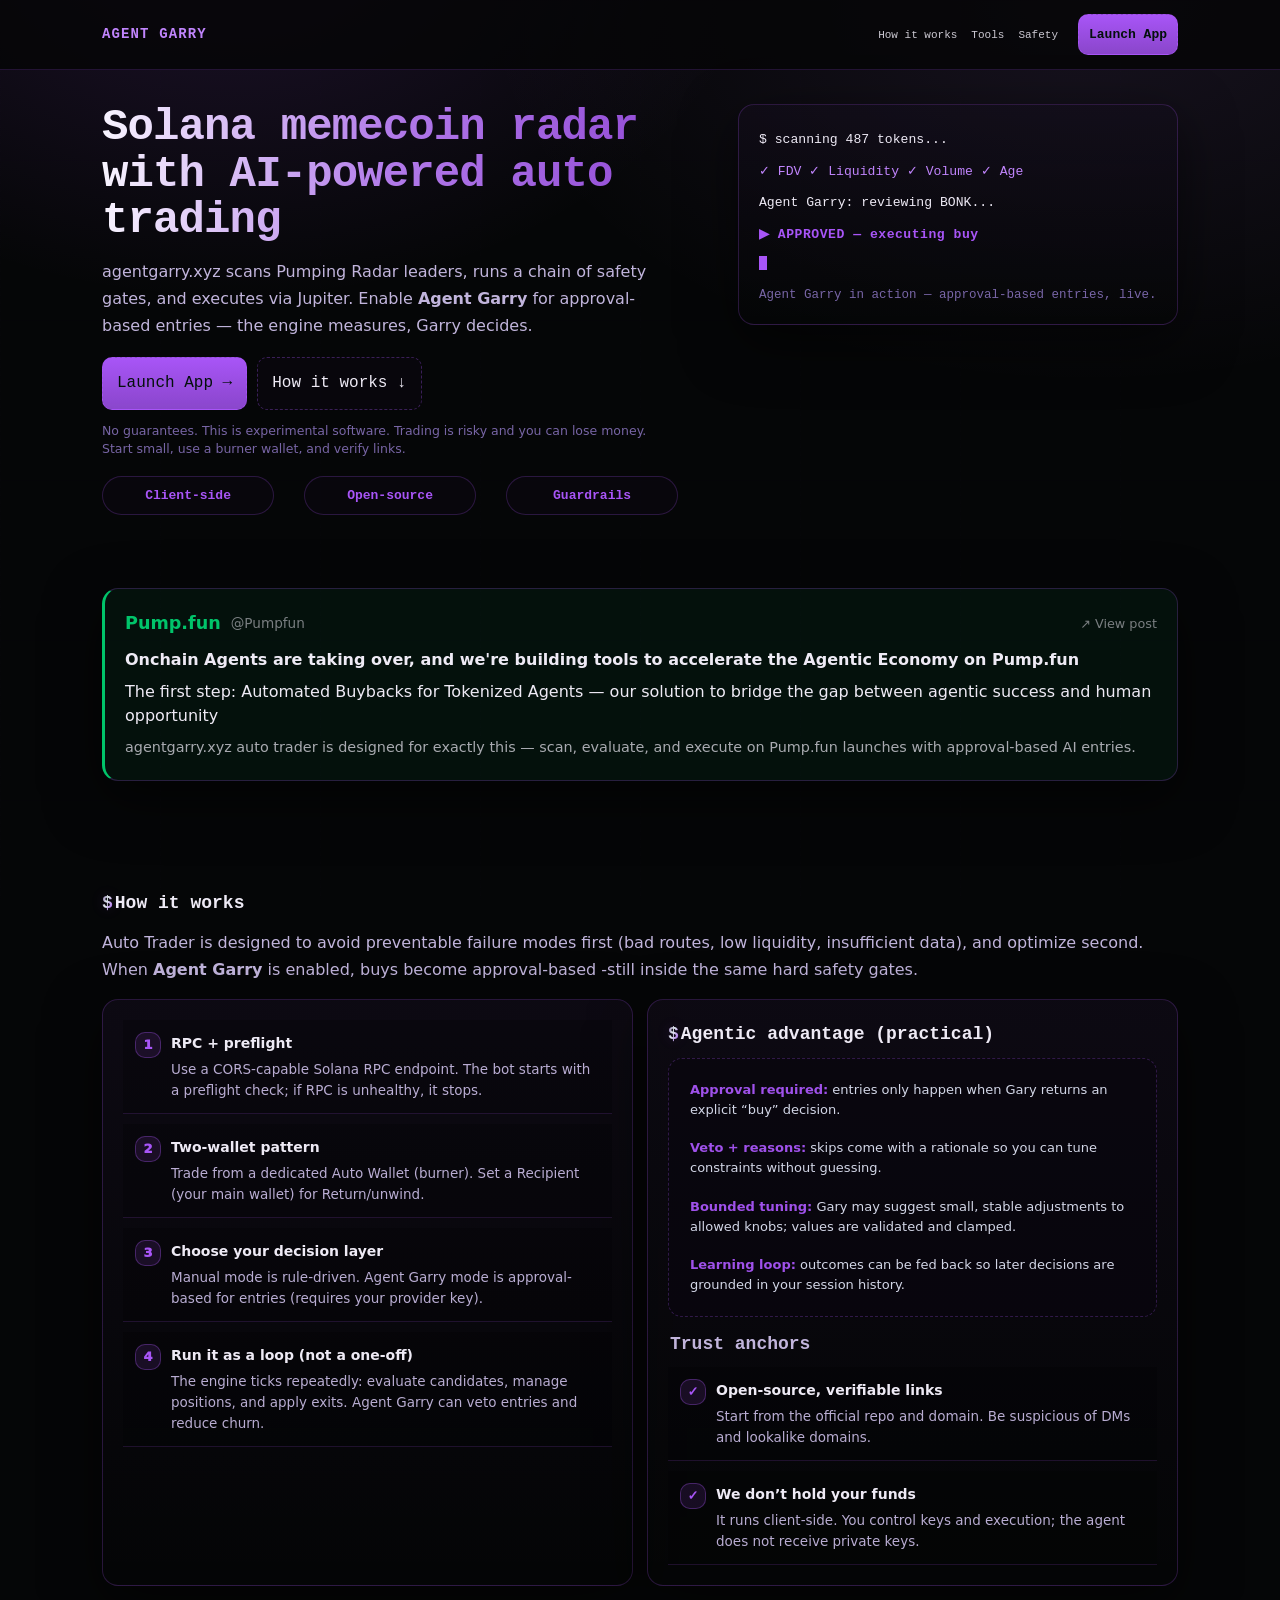
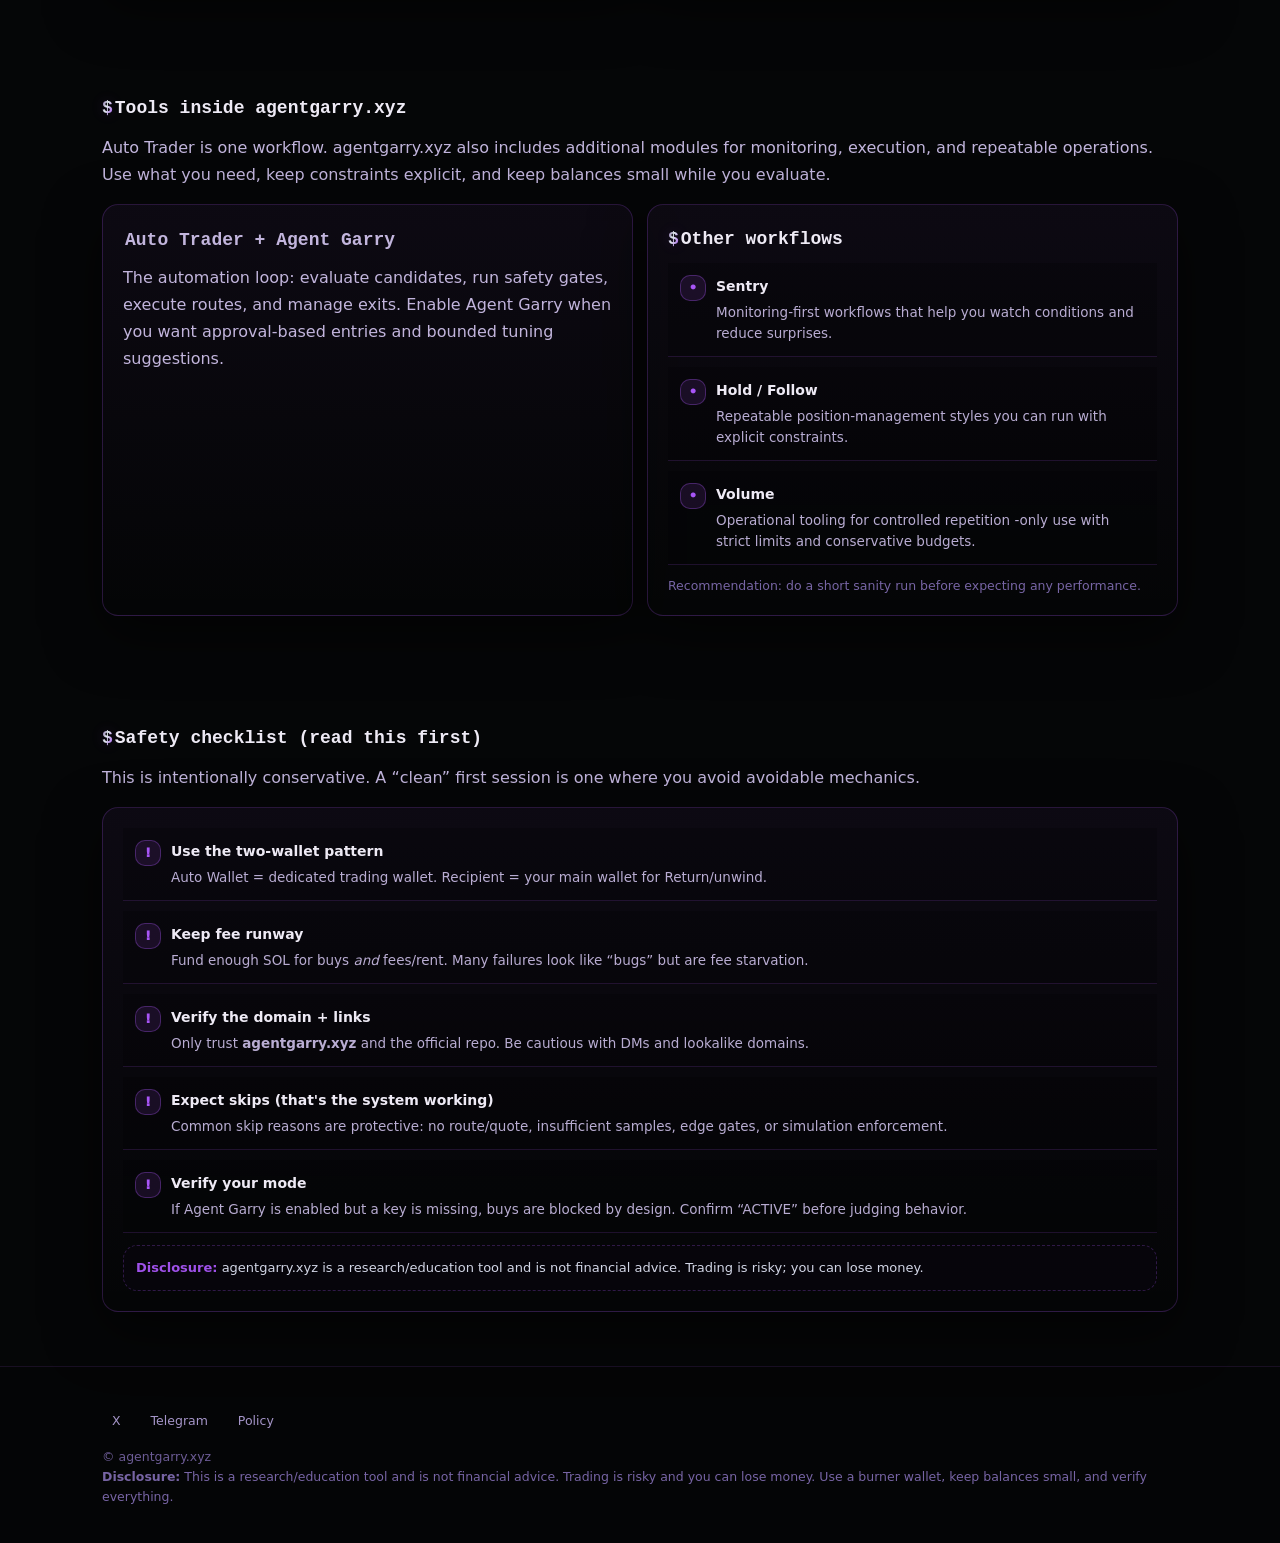
<file: onboard/index.html>
<!doctype html>
<html lang="en">
	<head>
		<meta charset="UTF-8" />
		<meta name="viewport" content="width=device-width, initial-scale=1" />
		<meta name="description" content="Learn-first onboarding for agentgarry.xyz Auto Trader + Agent Garry. Understand the safety gates, the two-wallet pattern, and get optional 1:1 setup coaching before you launch." />
		<meta name="robots" content="index,follow" />
		<link rel="icon" href="./assets/icons/favicon.svg" type="image/svg+xml" />

		<meta property="og:title" content="agentgarry.xyz - Agent Garry" />
		<meta property="og:description" content="Learn-first onboarding for Auto Trader + Agent Garry: safety gates, two-wallet setup, approval-based decisions, and optional 1:1 setup coaching." />
		<meta property="og:type" content="website" />
		<meta property="og:image" content="./assets/meta/gary.lol.meta.png" />
		<meta property="og:image:alt" content="agentgarry.xyz Agent Garry" />
		<meta name="twitter:card" content="summary_large_image" />
		<meta name="twitter:title" content="agentgarry.xyz - Agent Garry" />
		<meta name="twitter:description" content="Learn-first onboarding for Auto Trader + Agent Garry: safety gates, two-wallet setup, approval-based decisions, and optional 1:1 setup coaching." />
		<meta name="twitter:image" content="./assets/meta/gary.lol.meta.png" />
		<meta name="theme-color" content="#050607" />
		<title>agentgarry.xyz - Agent Garry</title>
		<script>
			document.documentElement.classList.add('js');
		</script>
		<link rel="stylesheet" href="./assets/styles/onboard.css" />
	</head>

	<body>
		<div class="topbar">
			<div class="wrap">
				<div class="topbar-inner">
					<a class="topbar-logo" href="#top">Agent Garry</a>
					<nav class="nav" aria-label="Primary">
						<a href="#how">How it works</a>
						<a href="#tools">Tools</a>
						<a href="#safety">Safety</a>
						<a class="btn small primary" href="/app" style="margin-left:8px;">Launch App</a>
					</nav>
				</div>
			</div>
		</div>

		<main id="top">
			<header class="hero">
				<div class="wrap">
					<div class="hero-grid">
						<div>
							<h1>Solana memecoin radar with AI-powered auto trading</h1>
							<p class="sub">
							agentgarry.xyz scans Pumping Radar leaders, runs a chain of safety gates,
							and executes via Jupiter. Enable <strong>Agent Garry</strong> for
							approval-based entries — the engine measures, Garry decides.
							</p>

							<div class="cta-row">
							<a class="btn primary" href="/app">Launch App →</a>
								<a class="btn ghost" href="#how">How it works ↓</a>
							</div>

							<div class="fine">
								No guarantees. This is experimental software.
								Trading is risky and you can lose money. Start small, use a burner wallet, and verify links.
							</div>

							<div class="grid3" aria-label="Highlights">
								<div class="pill"><b>Client-side</b></div>
								<div class="pill"><b>Open-source</b></div>
								<div class="pill"><b>Guardrails</b></div>
							</div>
						</div>

						<aside class="card card-pad hero-demo" aria-label="Live demo" id="demo">
							<div class="anim-stage" aria-hidden="true">
								<div class="anim-line anim-step1">$ scanning 487 tokens...</div>
								<div class="anim-line anim-step2">✓ FDV  ✓ Liquidity  ✓ Volume  ✓ Age</div>
								<div class="anim-line anim-step3">Agent Garry: reviewing BONK...</div>
								<div class="anim-line anim-step4 anim-approved">▶ APPROVED — executing buy</div>
								<div class="anim-cursor"></div>
							</div>
							<p class="help" style="margin:12px 0 0;">Agent Garry in action — approval-based entries, live.</p>
						</aside>
					</div>
				</div>
			</header>

			<section id="pumpfun-announcement">
			<div class="wrap">
				<div class="card card-pad" style="border-left: 3px solid #00c46a; background: rgba(0,196,106,0.06);">
					<div style="display:flex; align-items:center; gap:10px; margin-bottom:10px;">
						<span style="font-size:1.1em; font-weight:700; color:#00c46a;">Pump.fun</span>
						<span style="opacity:.5; font-size:.85em;">@Pumpfun</span>
						<a href="https://x.com/Pumpfun/status/2032472149512827303" target="_blank" rel="noreferrer" style="margin-left:auto; opacity:.5; font-size:.8em;">↗ View post</a>
					</div>
					<p style="margin:0 0 8px; font-weight:600; line-height:1.5;">Onchain Agents are taking over, and we're building tools to accelerate the Agentic Economy on Pump.fun</p>
					<p style="margin:0 0 8px; line-height:1.5;">The first step: Automated Buybacks for Tokenized Agents — our solution to bridge the gap between agentic success and human opportunity</p>
					<p style="margin:0; opacity:.7; font-size:.9em;">agentgarry.xyz auto trader is designed for exactly this — scan, evaluate, and execute on Pump.fun launches with approval-based AI entries.</p>
				</div>
			</div>
		</section>

		<section id="how">
				<div class="wrap">
					<h2 class="section-title">How it works</h2>
					<p class="section-sub">
						Auto Trader is designed to avoid preventable failure modes first (bad routes, low liquidity, insufficient data),
						and optimize second.
						When <b>Agent Garry</b> is enabled, buys become approval-based -still inside the same hard safety gates.
					</p>
					<div class="two">
						<div class="card card-pad">
							<ul class="list">
								<li class="li">
									<div class="badge">1</div>
									<div>
										<h3>RPC + preflight</h3>
										<p>Use a CORS-capable Solana RPC endpoint. The bot starts with a preflight check; if RPC is unhealthy, it stops.</p>
									</div>
								</li>
								<li class="li">
									<div class="badge">2</div>
									<div>
										<h3>Two-wallet pattern</h3>
										<p>Trade from a dedicated Auto Wallet (burner). Set a Recipient (your main wallet) for Return/unwind.</p>
									</div>
								</li>
								<li class="li">
									<div class="badge">3</div>
									<div>
										<h3>Choose your decision layer</h3>
										<p>Manual mode is rule-driven. Agent Garry mode is approval-based for entries (requires your provider key).</p>
									</div>
								</li>
								<li class="li">
									<div class="badge">4</div>
									<div>
										<h3>Run it as a loop (not a one-off)</h3>
										<p>The engine ticks repeatedly: evaluate candidates, manage positions, and apply exits. Agent Garry can veto entries and reduce churn.</p>
									</div>
								</li>
							</ul>
						</div>

						<div class="card card-pad">
							<h3 class="section-title" style="margin-bottom:8px;">Agentic advantage (practical)</h3>
							<div class="notice">
								<div><b>Approval required:</b> entries only happen when Gary returns an explicit “buy” decision.</div>
								<div><b>Veto + reasons:</b> skips come with a rationale so you can tune constraints without guessing.</div>
								<div><b>Bounded tuning:</b> Gary may suggest small, stable adjustments to allowed knobs; values are validated and clamped.</div>
								<div><b>Learning loop:</b> outcomes can be fed back so later decisions are grounded in your session history.</div>
							</div>

							<div style="height:12px;"></div>

							<h3 class="section-title section-sub" style="margin-bottom:8px;">Trust anchors</h3>
							<ul class="list">
								<li class="li">
									<div class="badge">✓</div>
									<div>
										<h3>Open-source, verifiable links</h3>
										<p>Start from the official repo and domain. Be suspicious of DMs and lookalike domains.</p>
									</div>
								</li>
								<li class="li">
									<div class="badge">✓</div>
									<div>
										<h3>We don’t hold your funds</h3>
										<p>It runs client-side. You control keys and execution; the agent does not receive private keys.</p>
									</div>
								</li>
							</ul>
						</div>
					</div>
				</div>
			</section>

			<section id="tools">
				<div class="wrap">
					<h2 class="section-title">Tools inside agentgarry.xyz</h2>
					<p class="section-sub">
						Auto Trader is one workflow. agentgarry.xyz also includes additional modules for monitoring, execution, and repeatable operations.
						Use what you need, keep constraints explicit, and keep balances small while you evaluate.
					</p>

					<div class="two">
						<div class="card card-pad">
							<h3 class="section-title section-sub" style="margin-bottom:8px;">Auto Trader + Agent Garry</h3>
							<p class="section-sub" style="margin-bottom:0;">
								The automation loop: evaluate candidates, run safety gates, execute routes, and manage exits.
								Enable Agent Garry when you want approval-based entries and bounded tuning suggestions.
							</p>
						</div>

						<div class="card card-pad">
							<h3 class="section-title" style="margin-bottom:8px;">Other workflows</h3>
							<ul class="list">
								<li class="li">
									<div class="badge">•</div>
									<div>
										<h3>Sentry</h3>
										<p>Monitoring-first workflows that help you watch conditions and reduce surprises.</p>
									</div>
								</li>
								<li class="li">
									<div class="badge">•</div>
									<div>
										<h3>Hold / Follow</h3>
										<p>Repeatable position-management styles you can run with explicit constraints.</p>
									</div>
								</li>
								<li class="li">
									<div class="badge">•</div>
									<div>
										<h3>Volume</h3>
										<p>Operational tooling for controlled repetition -only use with strict limits and conservative budgets.</p>
									</div>
								</li>
							</ul>
							<p class="help" style="margin:12px 0 0 0;">
								Recommendation: do a short sanity run before expecting any performance.
							</p>
						</div>
					</div>
				</div>
			</section>

			<section id="safety">
				<div class="wrap">
					<h2 class="section-title">Safety checklist (read this first)</h2>
					<p class="section-sub">
						This is intentionally conservative. A “clean” first session is one where you avoid avoidable mechanics.
					</p>

					<div class="card card-pad">
						<ul class="list">
							<li class="li">
								<div class="badge">!</div>
								<div>
									<h3>Use the two-wallet pattern</h3>
									<p>Auto Wallet = dedicated trading wallet. Recipient = your main wallet for Return/unwind.</p>
								</div>
							</li>
							<li class="li">
								<div class="badge">!</div>
								<div>
									<h3>Keep fee runway</h3>
									<p>Fund enough SOL for buys <em>and</em> fees/rent. Many failures look like “bugs” but are fee starvation.</p>
								</div>
							</li>
							<li class="li">
								<div class="badge">!</div>
								<div>
									<h3>Verify the domain + links</h3>
									<p>Only trust <strong>agentgarry.xyz</strong> and the official repo. Be cautious with DMs and lookalike domains.</p>
								</div>
							</li>
							<li class="li">
								<div class="badge">!</div>
								<div>
									<h3>Expect skips (that's the system working)</h3>
									<p>Common skip reasons are protective: no route/quote, insufficient samples, edge gates, or simulation enforcement.</p>
								</div>
							</li>
							<li class="li">
								<div class="badge">!</div>
								<div>
									<h3>Verify your mode</h3>
									<p>If Agent Garry is enabled but a key is missing, buys are blocked by design. Confirm “ACTIVE” before judging behavior.</p>
								</div>
							</li>
						</ul>

						<div style="height:12px;"></div>

						<div class="notice">
							<b>Disclosure:</b> agentgarry.xyz is a research/education tool and is not financial advice. Trading is risky; you can lose money.
						</div>
					</div>
				</div>
			</section>


		</main>

		<footer>

				<div class="wrap">

					<div class="footer-links">
						<a href="https://x.com/fdvlol" target="_blank" rel="noreferrer">X</a>
						<a href="https://t.me/fdvlolgroup" target="_blank" rel="noreferrer">Telegram</a>
							<a href="./policy.html">Policy</a>
					</div>
					<div style="margin-top:10px; opacity:.9;">© agentgarry.xyz</div>
			<div>
						<strong>Disclosure:</strong> This is a research/education tool and is not financial advice.
						Trading is risky and you can lose money. Use a burner wallet, keep balances small, and verify everything.
					</div>
				</div>
		</footer>
		<script>
			(function () {
				if (window.matchMedia && window.matchMedia('(prefers-reduced-motion: reduce)').matches) return;

				var els = [];
				function pushAll(sel) {
					var list = document.querySelectorAll(sel);
					for (var i = 0; i < list.length; i++) els.push(list[i]);
				}

				pushAll('header.hero');
				pushAll('section');
				pushAll('#pumpfun-announcement .card');
				pushAll('footer');
				pushAll('.card');
				pushAll('.li');
				pushAll('details');
				pushAll('.pill');
				pushAll('.notice');

				// Unique elements only
				var uniq = [];
				for (var e = 0; e < els.length; e++) {
					if (els[e] && uniq.indexOf(els[e]) === -1) uniq.push(els[e]);
				}

				for (var j = 0; j < uniq.length; j++) {
					uniq[j].classList.add('reveal');
					if (uniq[j].tagName === 'HEADER') uniq[j].classList.add('reveal--slow');
				}

				// Stagger list items
				var lists = document.querySelectorAll('ul.list');
				for (var li = 0; li < lists.length; li++) {
					var items = lists[li].children;
					for (var k = 0; k < items.length; k++) {
						if (items[k] && items[k].classList && items[k].classList.contains('li')) {
							items[k].style.setProperty('--reveal-delay', String(Math.min(k * 70, 350)) + 'ms');
							items[k].classList.add('reveal--fast');
						}
					}
				}

				if (!('IntersectionObserver' in window)) {
					for (var t = 0; t < uniq.length; t++) uniq[t].classList.add('is-visible');
					return;
				}

				var io = new IntersectionObserver(function (entries) {
					for (var i = 0; i < entries.length; i++) {
						var entry = entries[i];
						if (entry.isIntersecting) {
							entry.target.classList.add('is-visible');
							io.unobserve(entry.target);
						}
					}
				}, { threshold: 0.12, rootMargin: '0px 0px -10% 0px' });

				for (var u = 0; u < uniq.length; u++) io.observe(uniq[u]);
			})();
		</script>
	</body>
</html>
</file>
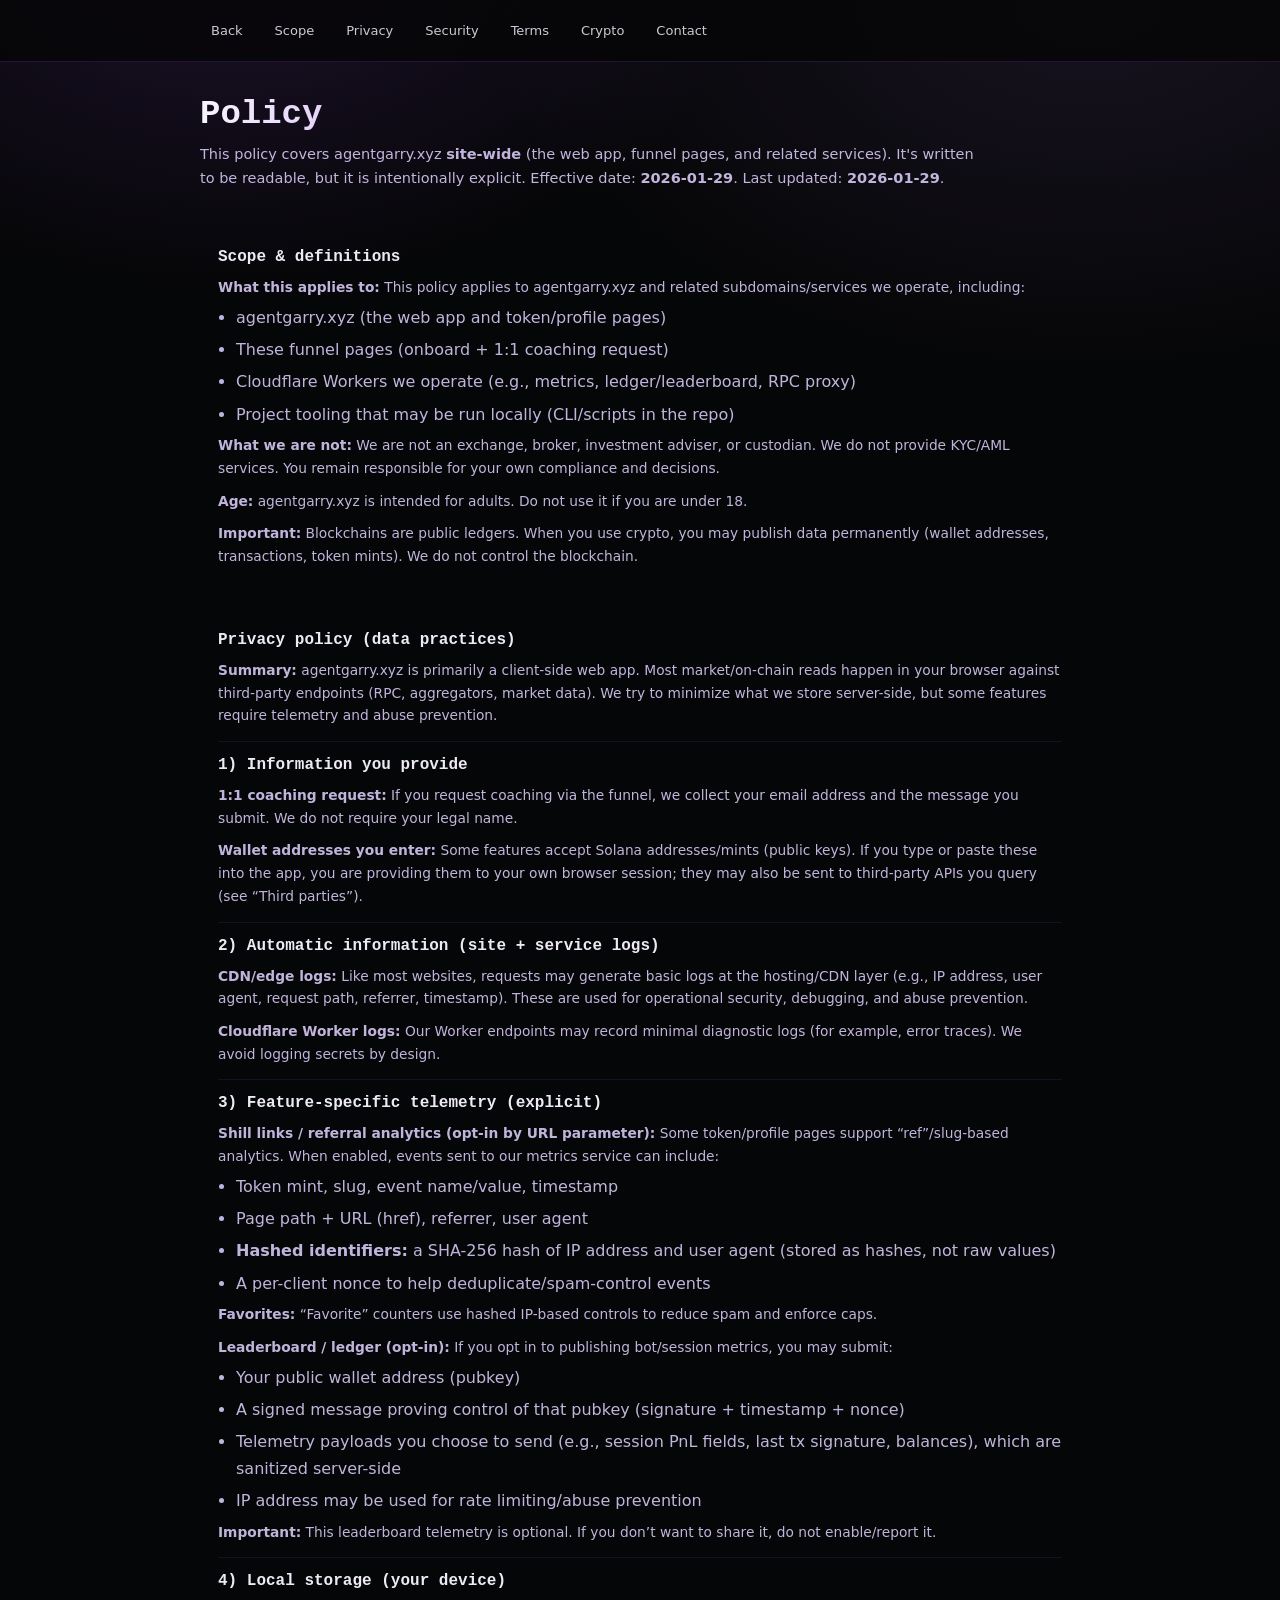
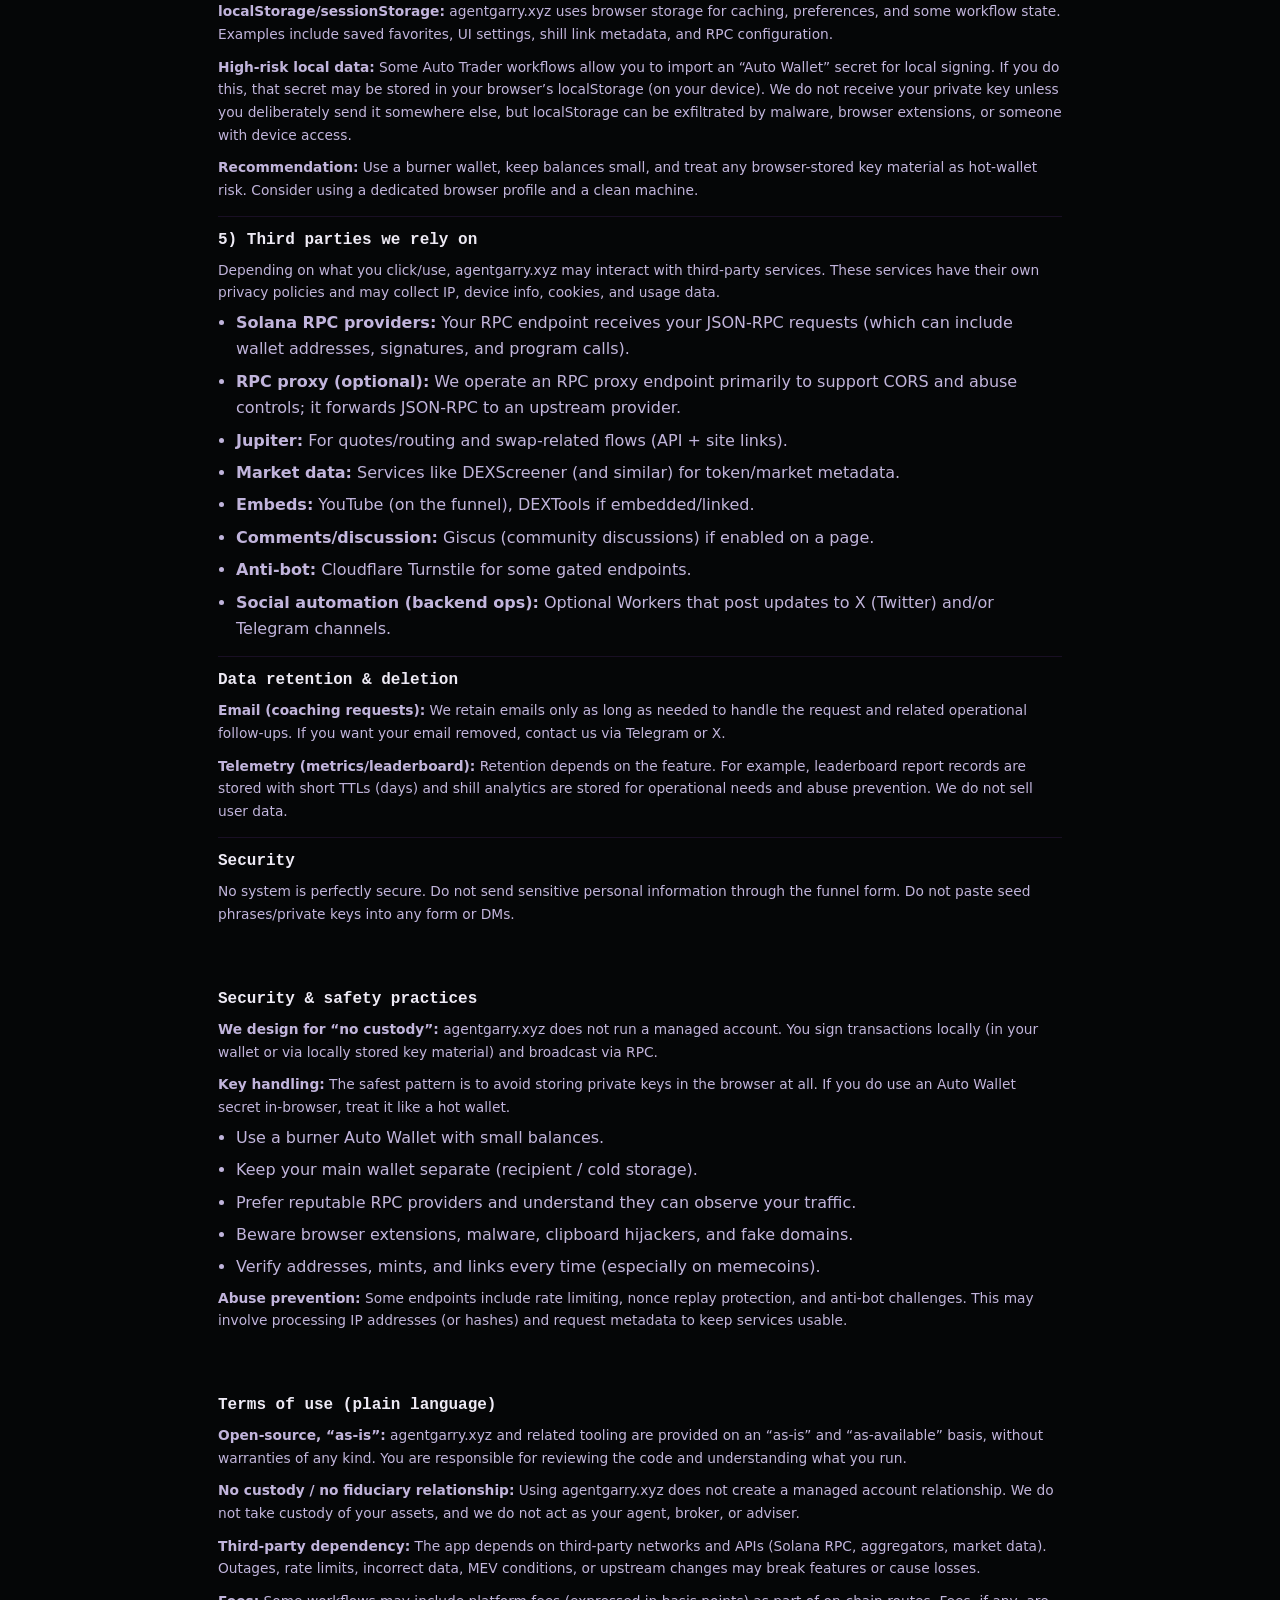
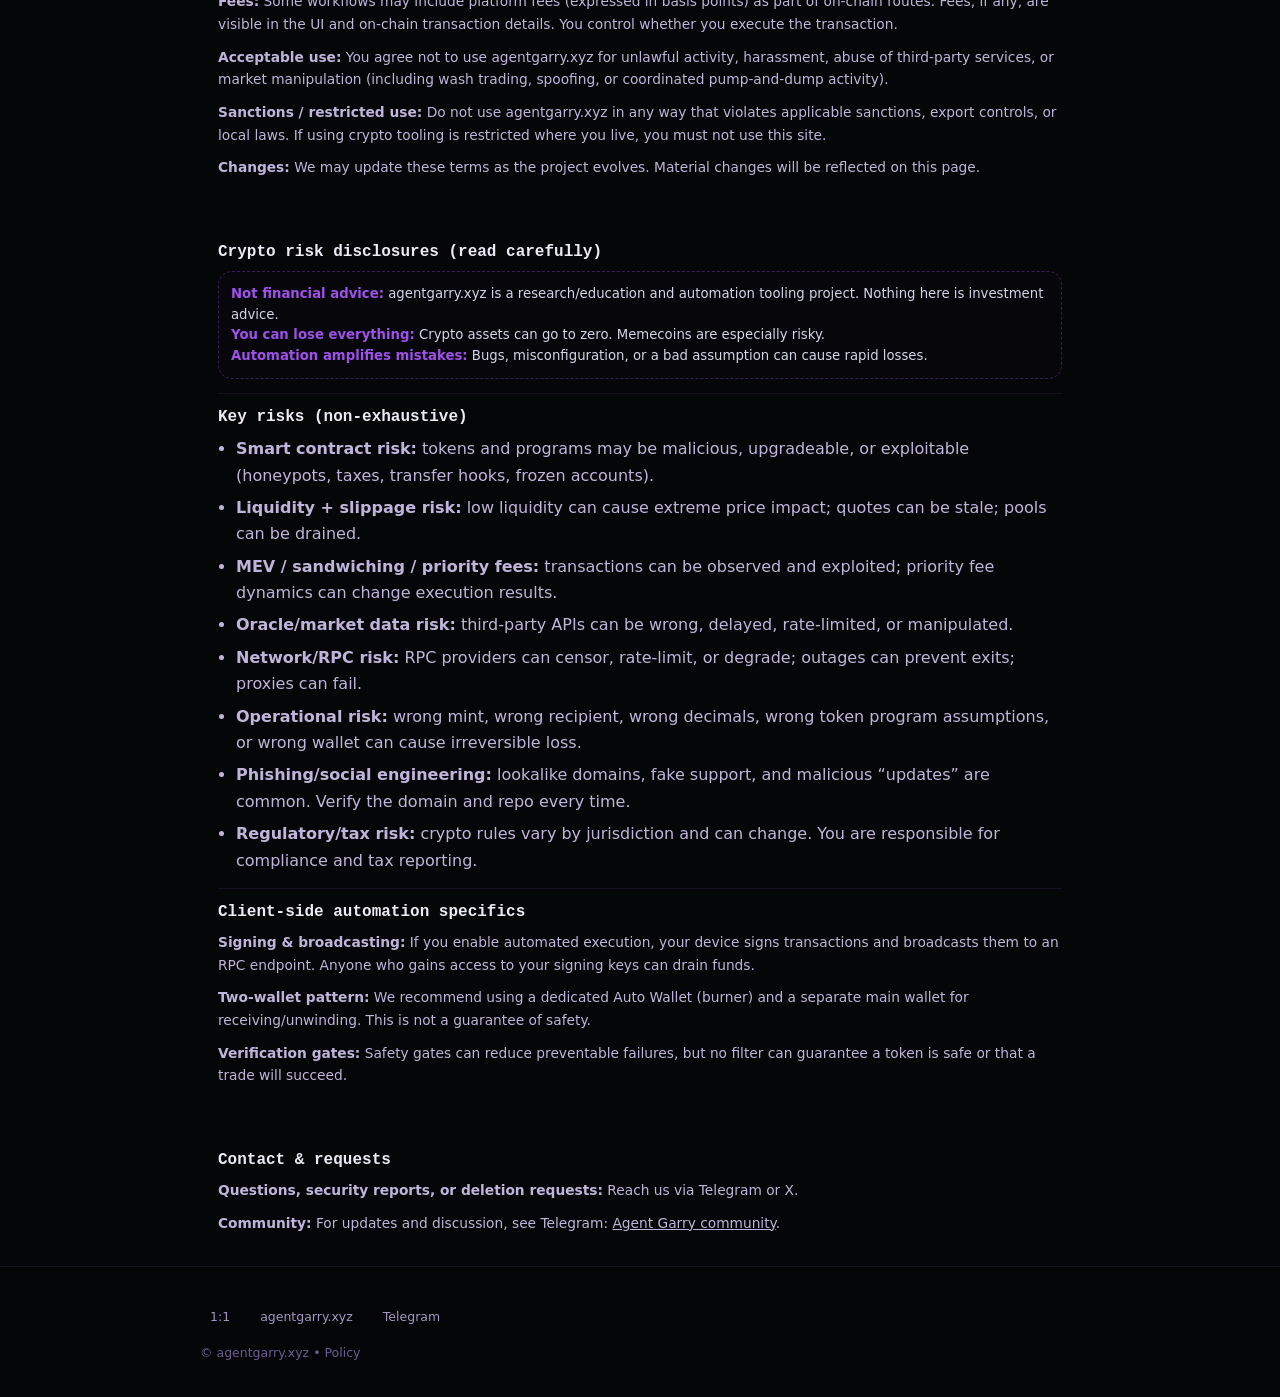
<file: onboard/policy.html>
<!doctype html>
<html lang="en">
	<head>
		<meta charset="UTF-8" />
		<meta name="viewport" content="width=device-width, initial-scale=1" />
		<meta name="robots" content="index,follow" />
		<meta name="theme-color" content="#050607" />
		<title>agentgarry.xyz - Policy</title>
		<meta name="description" content="Privacy policy, terms, security practices, and crypto risk disclosures for agentgarry.xyz (site-wide) and the funnel pages." />
		<script>
			document.documentElement.classList.add('js');
		</script>

		<link rel="icon" href="./assets/icons/favicon.svg" type="image/svg+xml" />
		<meta property="og:title" content="agentgarry.xyz - Policy" />
		<meta property="og:description" content="Privacy policy, terms, security practices, and crypto risk disclosures for agentgarry.xyz (site-wide) and the funnel pages." />
		<meta property="og:type" content="website" />
		<meta property="og:image" content="https://agentgarry.xyz/funnel/assets/og.svg" />
		<meta property="og:image:alt" content="agentgarry.xyz Agent Garry" />
		<link rel="stylesheet" href="./assets/styles/policy.css" />
	</head>
	<body>
		<div class="topbar">
			<div class="wrap">
				<div class="topbar-inner">
					<nav class="nav" aria-label="Primary">
						<a href="./index.html">Back</a>
						<a href="#scope">Scope</a>
						<a href="#privacy">Privacy</a>
						<a href="#security">Security</a>
						<a href="#terms">Terms</a>
						<a href="#crypto">Crypto</a>
						<a href="#contact">Contact</a>
					</nav>
				</div>
			</div>
		</div>

		<main>
			<header class="hero">
				<div class="wrap">
					<h1>Policy</h1>
					<p class="sub">
						This policy covers agentgarry.xyz <b>site-wide</b> (the web app, funnel pages, and related services).
						It's written to be readable, but it is intentionally explicit.
						Effective date: <b>2026-01-29</b>. Last updated: <b>2026-01-29</b>.
					</p>
				</div>
			</header>

			<section id="scope">
				<div class="wrap">
					<div class="card card-pad">
						<h2 class="h">Scope & definitions</h2>
						<p class="p"><b>What this applies to:</b> This policy applies to agentgarry.xyz and related subdomains/services we operate, including:</p>
						<ul class="list">
							<li>agentgarry.xyz (the web app and token/profile pages)</li>
							<li>These funnel pages (onboard + 1:1 coaching request)</li>
							<li>Cloudflare Workers we operate (e.g., metrics, ledger/leaderboard, RPC proxy)</li>
							<li>Project tooling that may be run locally (CLI/scripts in the repo)</li>
						</ul>
						<p class="p"><b>What we are not:</b> We are not an exchange, broker, investment adviser, or custodian. We do not provide KYC/AML services. You remain responsible for your own compliance and decisions.</p>
						<p class="p"><b>Age:</b> agentgarry.xyz is intended for adults. Do not use it if you are under 18.</p>
						<p class="p"><b>Important:</b> Blockchains are public ledgers. When you use crypto, you may publish data permanently (wallet addresses, transactions, token mints). We do not control the blockchain.</p>
					</div>
				</div>
			</section>

			<section id="privacy">
				<div class="wrap">
					<div class="card card-pad">
						<h2 class="h">Privacy policy (data practices)</h2>
						<p class="p"><b>Summary:</b> agentgarry.xyz is primarily a client-side web app. Most market/on-chain reads happen in your browser against third-party endpoints (RPC, aggregators, market data). We try to minimize what we store server-side, but some features require telemetry and abuse prevention.</p>

						<div class="hr"></div>
						<h3 class="h">1) Information you provide</h3>
						<p class="p"><b>1:1 coaching request:</b> If you request coaching via the funnel, we collect your email address and the message you submit. We do not require your legal name.</p>
						<p class="p"><b>Wallet addresses you enter:</b> Some features accept Solana addresses/mints (public keys). If you type or paste these into the app, you are providing them to your own browser session; they may also be sent to third-party APIs you query (see “Third parties”).</p>

						<div class="hr"></div>
						<h3 class="h">2) Automatic information (site + service logs)</h3>
						<p class="p"><b>CDN/edge logs:</b> Like most websites, requests may generate basic logs at the hosting/CDN layer (e.g., IP address, user agent, request path, referrer, timestamp). These are used for operational security, debugging, and abuse prevention.</p>
						<p class="p"><b>Cloudflare Worker logs:</b> Our Worker endpoints may record minimal diagnostic logs (for example, error traces). We avoid logging secrets by design.</p>

						<div class="hr"></div>
						<h3 class="h">3) Feature-specific telemetry (explicit)</h3>
						<p class="p"><b>Shill links / referral analytics (opt-in by URL parameter):</b> Some token/profile pages support “ref”/slug-based analytics. When enabled, events sent to our metrics service can include:</p>
						<ul class="list">
							<li>Token mint, slug, event name/value, timestamp</li>
							<li>Page path + URL (href), referrer, user agent</li>
							<li><b>Hashed identifiers:</b> a SHA-256 hash of IP address and user agent (stored as hashes, not raw values)</li>
							<li>A per-client nonce to help deduplicate/spam-control events</li>
						</ul>
						<p class="p"><b>Favorites:</b> “Favorite” counters use hashed IP-based controls to reduce spam and enforce caps.</p>
						<p class="p"><b>Leaderboard / ledger (opt-in):</b> If you opt in to publishing bot/session metrics, you may submit:</p>
						<ul class="list">
							<li>Your public wallet address (pubkey)</li>
							<li>A signed message proving control of that pubkey (signature + timestamp + nonce)</li>
							<li>Telemetry payloads you choose to send (e.g., session PnL fields, last tx signature, balances), which are sanitized server-side</li>
							<li>IP address may be used for rate limiting/abuse prevention</li>
						</ul>
						<p class="p"><b>Important:</b> This leaderboard telemetry is optional. If you don’t want to share it, do not enable/report it.</p>

						<div class="hr"></div>
						<h3 class="h">4) Local storage (your device)</h3>
						<p class="p"><b>localStorage/sessionStorage:</b> agentgarry.xyz uses browser storage for caching, preferences, and some workflow state. Examples include saved favorites, UI settings, shill link metadata, and RPC configuration.</p>
						<p class="p"><b>High-risk local data:</b> Some Auto Trader workflows allow you to import an “Auto Wallet” secret for local signing. If you do this, that secret may be stored in your browser’s localStorage (on your device). We do not receive your private key unless you deliberately send it somewhere else, but localStorage can be exfiltrated by malware, browser extensions, or someone with device access.</p>
						<p class="p"><b>Recommendation:</b> Use a burner wallet, keep balances small, and treat any browser-stored key material as hot-wallet risk. Consider using a dedicated browser profile and a clean machine.</p>

						<div class="hr"></div>
						<h3 class="h">5) Third parties we rely on</h3>
						<p class="p">Depending on what you click/use, agentgarry.xyz may interact with third-party services. These services have their own privacy policies and may collect IP, device info, cookies, and usage data.</p>
						<ul class="list">
							<li><b>Solana RPC providers:</b> Your RPC endpoint receives your JSON-RPC requests (which can include wallet addresses, signatures, and program calls).</li>
							<li><b>RPC proxy (optional):</b> We operate an RPC proxy endpoint primarily to support CORS and abuse controls; it forwards JSON-RPC to an upstream provider.</li>
							<li><b>Jupiter:</b> For quotes/routing and swap-related flows (API + site links).</li>
							<li><b>Market data:</b> Services like DEXScreener (and similar) for token/market metadata.</li>
							<li><b>Embeds:</b> YouTube (on the funnel), DEXTools if embedded/linked.</li>
							<li><b>Comments/discussion:</b> Giscus (community discussions) if enabled on a page.</li>
							<li><b>Anti-bot:</b> Cloudflare Turnstile for some gated endpoints.</li>
							<li><b>Social automation (backend ops):</b> Optional Workers that post updates to X (Twitter) and/or Telegram channels.</li>
						</ul>

						<div class="hr"></div>
						<h3 class="h">Data retention & deletion</h3>
						<p class="p"><b>Email (coaching requests):</b> We retain emails only as long as needed to handle the request and related operational follow-ups. If you want your email removed, contact us via Telegram or X.</p>
						<p class="p"><b>Telemetry (metrics/leaderboard):</b> Retention depends on the feature. For example, leaderboard report records are stored with short TTLs (days) and shill analytics are stored for operational needs and abuse prevention. We do not sell user data.</p>
						<div class="hr"></div>
						<h3 class="h">Security</h3>
						<p class="p">No system is perfectly secure. Do not send sensitive personal information through the funnel form. Do not paste seed phrases/private keys into any form or DMs.</p>
					</div>
				</div>
			</section>

			<section id="security">
				<div class="wrap">
					<div class="card card-pad">
						<h2 class="h">Security & safety practices</h2>
						<p class="p"><b>We design for “no custody”:</b> agentgarry.xyz does not run a managed account. You sign transactions locally (in your wallet or via locally stored key material) and broadcast via RPC.</p>
						<p class="p"><b>Key handling:</b> The safest pattern is to avoid storing private keys in the browser at all. If you do use an Auto Wallet secret in-browser, treat it like a hot wallet.</p>
						<ul class="list">
							<li>Use a burner Auto Wallet with small balances.</li>
							<li>Keep your main wallet separate (recipient / cold storage).</li>
							<li>Prefer reputable RPC providers and understand they can observe your traffic.</li>
							<li>Beware browser extensions, malware, clipboard hijackers, and fake domains.</li>
							<li>Verify addresses, mints, and links every time (especially on memecoins).</li>
						</ul>
						<p class="p"><b>Abuse prevention:</b> Some endpoints include rate limiting, nonce replay protection, and anti-bot challenges. This may involve processing IP addresses (or hashes) and request metadata to keep services usable.</p>
					</div>
				</div>
			</section>

			<section id="terms">
				<div class="wrap">
					<div class="card card-pad">
						<h2 class="h">Terms of use (plain language)</h2>
						<p class="p"><b>Open-source, “as-is”:</b> agentgarry.xyz and related tooling are provided on an “as-is” and “as-available” basis, without warranties of any kind. You are responsible for reviewing the code and understanding what you run.</p>
						<p class="p"><b>No custody / no fiduciary relationship:</b> Using agentgarry.xyz does not create a managed account relationship. We do not take custody of your assets, and we do not act as your agent, broker, or adviser.</p>
						<p class="p"><b>Third-party dependency:</b> The app depends on third-party networks and APIs (Solana RPC, aggregators, market data). Outages, rate limits, incorrect data, MEV conditions, or upstream changes may break features or cause losses.</p>
						<p class="p"><b>Fees:</b> Some workflows may include platform fees (expressed in basis points) as part of on-chain routes. Fees, if any, are visible in the UI and on-chain transaction details. You control whether you execute the transaction.</p>
						<p class="p"><b>Acceptable use:</b> You agree not to use agentgarry.xyz for unlawful activity, harassment, abuse of third-party services, or market manipulation (including wash trading, spoofing, or coordinated pump-and-dump activity).</p>
						<p class="p"><b>Sanctions / restricted use:</b> Do not use agentgarry.xyz in any way that violates applicable sanctions, export controls, or local laws. If using crypto tooling is restricted where you live, you must not use this site.</p>
						<p class="p"><b>Changes:</b> We may update these terms as the project evolves. Material changes will be reflected on this page.</p>
					</div>
				</div>
			</section>

			<section id="crypto">
				<div class="wrap">
					<div class="card card-pad">
						<h2 class="h">Crypto risk disclosures (read carefully)</h2>
						<div class="notice">
							<b>Not financial advice:</b> agentgarry.xyz is a research/education and automation tooling project. Nothing here is investment advice.
							<br />
							<b>You can lose everything:</b> Crypto assets can go to zero. Memecoins are especially risky.
							<br />
							<b>Automation amplifies mistakes:</b> Bugs, misconfiguration, or a bad assumption can cause rapid losses.
						</div>
						<div class="hr"></div>
						<h3 class="h">Key risks (non-exhaustive)</h3>
						<ul class="list">
							<li><b>Smart contract risk:</b> tokens and programs may be malicious, upgradeable, or exploitable (honeypots, taxes, transfer hooks, frozen accounts).</li>
							<li><b>Liquidity + slippage risk:</b> low liquidity can cause extreme price impact; quotes can be stale; pools can be drained.</li>
							<li><b>MEV / sandwiching / priority fees:</b> transactions can be observed and exploited; priority fee dynamics can change execution results.</li>
							<li><b>Oracle/market data risk:</b> third-party APIs can be wrong, delayed, rate-limited, or manipulated.</li>
							<li><b>Network/RPC risk:</b> RPC providers can censor, rate-limit, or degrade; outages can prevent exits; proxies can fail.</li>
							<li><b>Operational risk:</b> wrong mint, wrong recipient, wrong decimals, wrong token program assumptions, or wrong wallet can cause irreversible loss.</li>
							<li><b>Phishing/social engineering:</b> lookalike domains, fake support, and malicious “updates” are common. Verify the domain and repo every time.</li>
							<li><b>Regulatory/tax risk:</b> crypto rules vary by jurisdiction and can change. You are responsible for compliance and tax reporting.</li>
						</ul>
						<div class="hr"></div>
						<h3 class="h">Client-side automation specifics</h3>
						<p class="p"><b>Signing & broadcasting:</b> If you enable automated execution, your device signs transactions and broadcasts them to an RPC endpoint. Anyone who gains access to your signing keys can drain funds.</p>
						<p class="p"><b>Two-wallet pattern:</b> We recommend using a dedicated Auto Wallet (burner) and a separate main wallet for receiving/unwinding. This is not a guarantee of safety.</p>
						<p class="p"><b>Verification gates:</b> Safety gates can reduce preventable failures, but no filter can guarantee a token is safe or that a trade will succeed.</p>
					</div>
				</div>
			</section>

			<section id="contact">
				<div class="wrap">
					<div class="card card-pad">
						<h2 class="h">Contact & requests</h2>
						<p class="p"><b>Questions, security reports, or deletion requests:</b> Reach us via Telegram or X.</p>
						<p class="p"><b>Community:</b> For updates and discussion, see Telegram: <a href="https://t.me/fdvlolgroup" target="_blank" rel="noreferrer">Agent Garry community</a>.</p>
					</div>
				</div>
			</section>
		</main>

		<footer>

		<script type="module" src="/src/core/sw/register.js"></script>
			<div class="wrap">
				<div class="footer-links">
					<a href="./index.html">1:1</a>
					<a href="https://agentgarry.xyz" target="_blank" rel="noreferrer">agentgarry.xyz</a>
					<a href="https://t.me/fdvlolgroup" target="_blank" rel="noreferrer">Telegram</a>
				</div>
				<div style="margin-top:10px; opacity:.9;">© agentgarry.xyz • Policy</div>
			</div>
		</footer>

		<script>
			(function () {
				if (window.matchMedia && window.matchMedia('(prefers-reduced-motion: reduce)').matches) return;

				var els = [];
				function pushAll(sel) {
					var list = document.querySelectorAll(sel);
					for (var i = 0; i < list.length; i++) els.push(list[i]);
				}

				pushAll('.topbar');
				pushAll('header.hero');
				pushAll('section');
				pushAll('.card');
				pushAll('footer');

				var uniq = [];
				for (var e = 0; e < els.length; e++) {
					if (els[e] && uniq.indexOf(els[e]) === -1) uniq.push(els[e]);
				}

				for (var j = 0; j < uniq.length; j++) {
					uniq[j].classList.add('reveal');
					if (uniq[j].classList && uniq[j].classList.contains('topbar')) {
						uniq[j].style.setProperty('--reveal-delay', '0ms');
					}
				}

				// Stagger the sections a touch
				var sections = document.querySelectorAll('section');
				for (var s = 0; s < sections.length; s++) {
					sections[s].style.setProperty('--reveal-delay', String(Math.min(s * 90, 240)) + 'ms');
				}

				if (!('IntersectionObserver' in window)) {
					for (var t = 0; t < uniq.length; t++) uniq[t].classList.add('is-visible');
					return;
				}

				var io = new IntersectionObserver(function (entries) {
					for (var i2 = 0; i2 < entries.length; i2++) {
						var entry = entries[i2];
						if (entry.isIntersecting) {
							entry.target.classList.add('is-visible');
							io.unobserve(entry.target);
						}
					}
				}, { threshold: 0.12, rootMargin: '0px 0px -10% 0px' });

				for (var u = 0; u < uniq.length; u++) io.observe(uniq[u]);
			})();
		</script>
	</body>
</html>
</file>
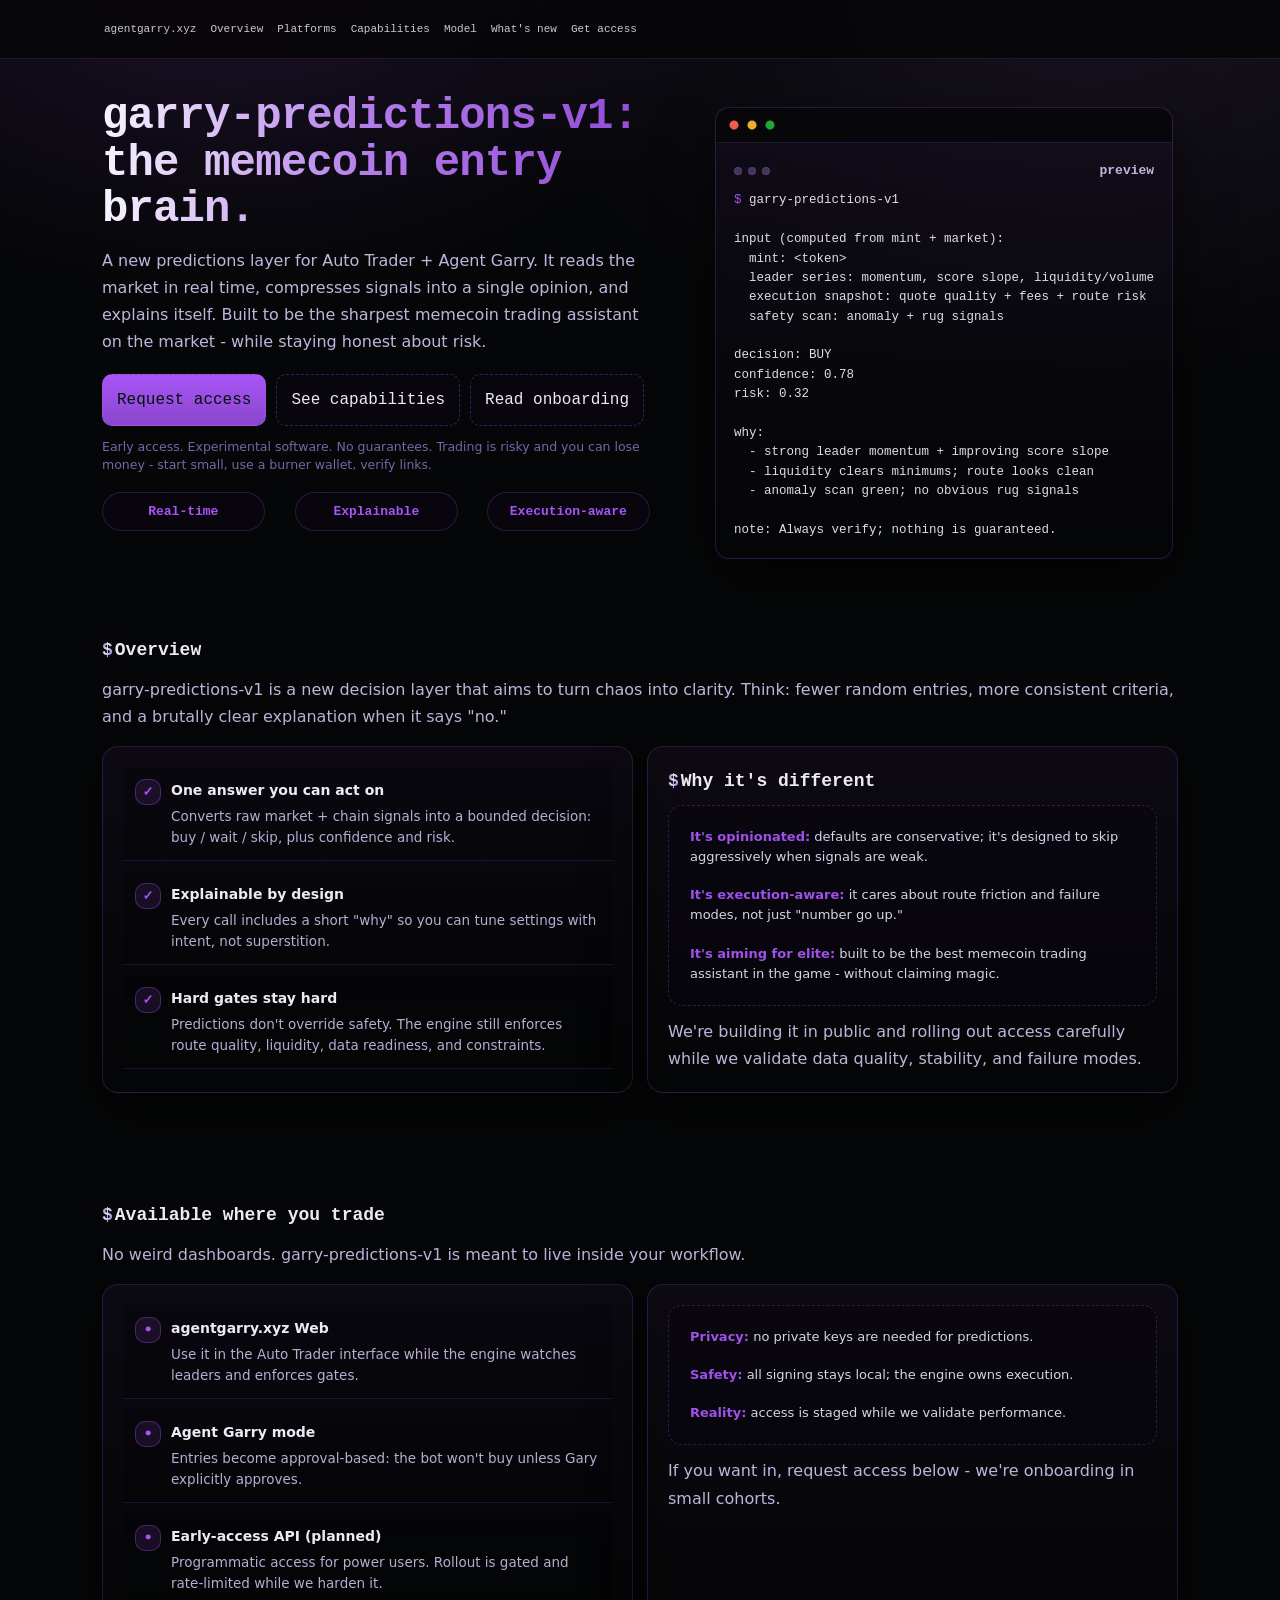
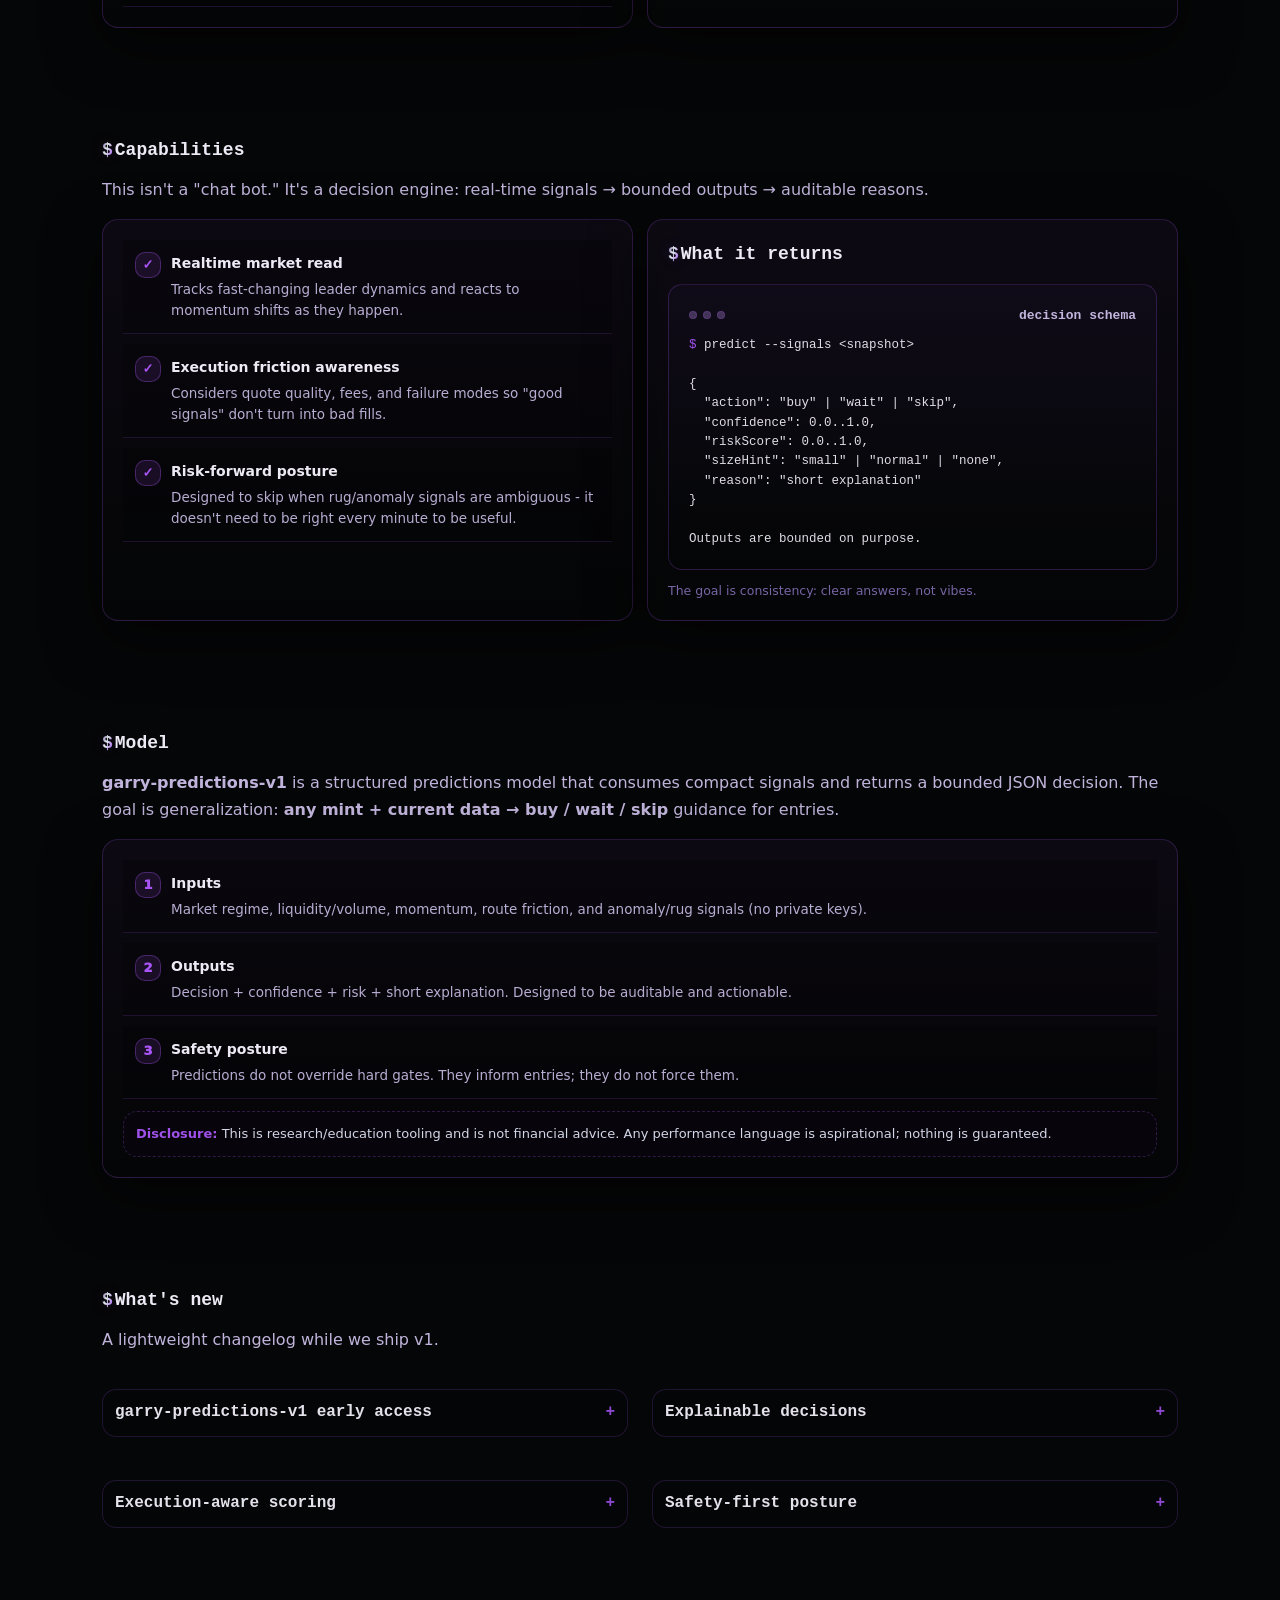
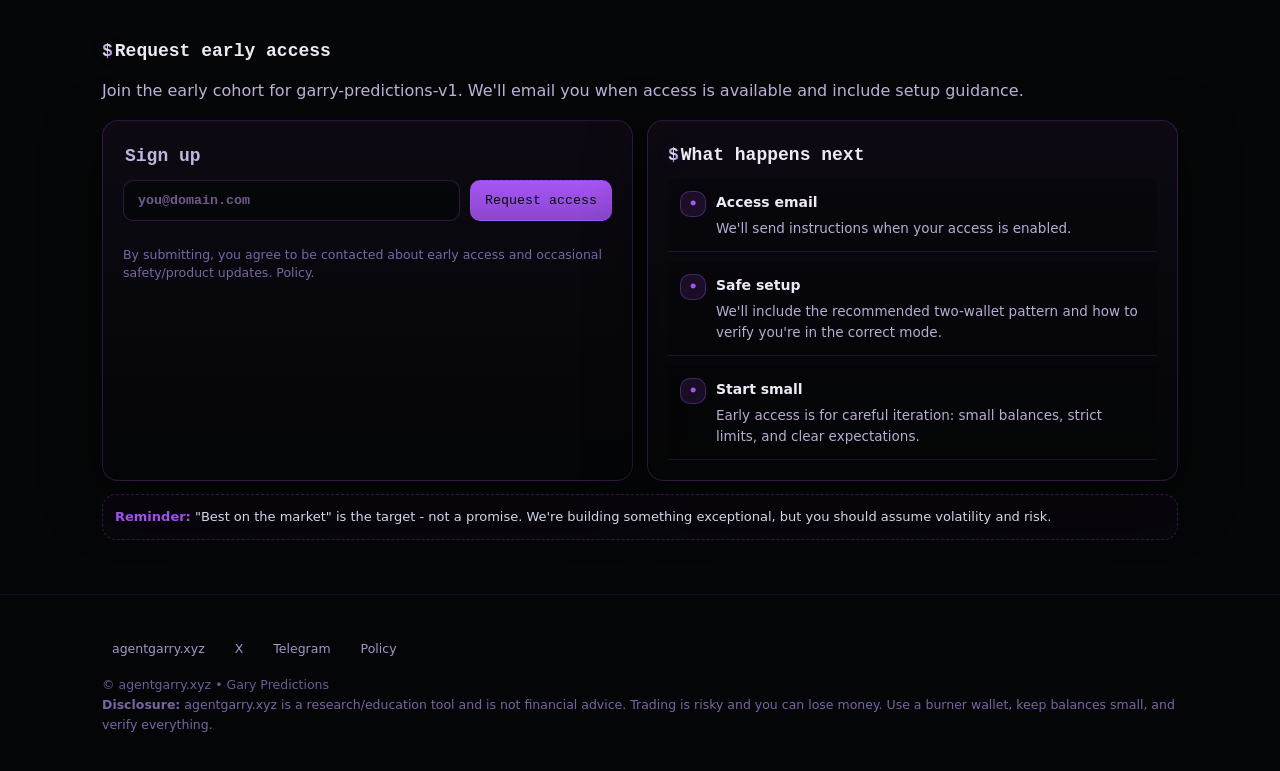
<file: onboard/predictions.html>
<!doctype html>
<html lang="en">
	<head>
		<meta charset="UTF-8" />
		<meta name="viewport" content="width=device-width, initial-scale=1" />
		<meta name="description" content="Request access to garry-predictions-v1: an early-access predictions layer for agentgarry.xyz Auto Trader + Agent Garry." />
		<meta name="robots" content="index,follow" />
		<link rel="icon" href="./assets/icons/favicon.svg" type="image/svg+xml" />

		<meta property="og:title" content="agentgarry.xyz - Garry Predictions" />
		<meta property="og:description" content="Early access: garry-predictions-v1 - a predictions layer for Agent Garry + Auto Trader." />
		<meta property="og:type" content="website" />
		<meta property="og:image" content="./assets/meta/gary.lol.meta.png" />
		<meta property="og:image:alt" content="agentgarry.xyz Agent Garry" />
		<meta name="twitter:card" content="summary_large_image" />
		<meta name="twitter:title" content="agentgarry.xyz - Garry Predictions" />
		<meta name="twitter:description" content="Early access: garry-predictions-v1 - a predictions layer for Agent Garry + Auto Trader." />
		<meta name="twitter:image" content="./assets/meta/gary.lol.meta.png" />
		<meta name="theme-color" content="#050607" />
		<title>agentgarry.xyz - Garry Predictions</title>

		<script>
			document.documentElement.classList.add('js');
		</script>
		<link rel="stylesheet" href="./assets/styles/onboard.css" />
	</head>

	<body>
		<div class="topbar">
			<div class="wrap">
				<div class="topbar-inner">
					<nav class="nav" aria-label="Primary">
						<a href="https://agentgarry.xyz">agentgarry.xyz</a>
						<a href="#what">Overview</a>
						<a href="#platforms">Platforms</a>
						<a href="#capabilities">Capabilities</a>
						<a href="#model">Model</a>
						<a href="#whats-new">What's new</a>
						<a href="#get-access">Get access</a>
					</nav>
				</div>
			</div>
		</div>

		<main id="top">
			<header class="hero">
				<div class="wrap">
					<div class="hero-grid">
						<div>
							<h1>garry-predictions-v1: the memecoin entry brain.</h1>
							<p class="sub">
								A new predictions layer for Auto Trader + Agent Garry.
								It reads the market in real time, compresses signals into a single opinion, and explains itself.
								Built to be the sharpest memecoin trading assistant on the market - while staying honest about risk.
							</p>

							<div class="cta-row">
								<a class="btn primary" href="#get-access">Request access</a>
								<a class="btn ghost" href="#capabilities">See capabilities</a>
								<a class="btn ghost" href="./index.html">Read onboarding</a>
							</div>

							<div class="fine">
								Early access. Experimental software. No guarantees.
								Trading is risky and you can lose money - start small, use a burner wallet, verify links.
							</div>

							<div class="grid3" aria-label="Highlights">
								<div class="pill"><b>Real-time</b></div>
								<div class="pill"><b>Explainable</b></div>
								<div class="pill"><b>Execution-aware</b></div>
							</div>
						</div>

						<aside class="card card-pad termwin terminal" aria-label="Live preview">
							<div class="hdr">
								<div class="dots" aria-hidden="true"><i></i><i></i><i></i></div>
								<div>preview</div>
							</div>
							<pre><span class="prompt">$</span> garry-predictions-v1

input (computed from mint + market):
  mint: &lt;token&gt;
  leader series: momentum, score slope, liquidity/volume
  execution snapshot: quote quality + fees + route risk
  safety scan: anomaly + rug signals

decision: BUY
confidence: 0.78
risk: 0.32

why:
  - strong leader momentum + improving score slope
  - liquidity clears minimums; route looks clean
  - anomaly scan green; no obvious rug signals

note: Always verify; nothing is guaranteed.</pre>
						</aside>

					</div>
				</div>
			</header>

			<section id="what">
				<div class="wrap">
					<h2 class="section-title">Overview</h2>
					<p class="section-sub">
						garry-predictions-v1 is a new decision layer that aims to turn chaos into clarity.
						Think: fewer random entries, more consistent criteria, and a brutally clear explanation when it says "no."
					</p>

					<div class="two">
						<div class="card card-pad">
							<ul class="list">
								<li class="li">
									<div class="badge">✓</div>
									<div>
										<h3>One answer you can act on</h3>
										<p>Converts raw market + chain signals into a bounded decision: buy / wait / skip, plus confidence and risk.</p>
									</div>
								</li>
								<li class="li">
									<div class="badge">✓</div>
									<div>
										<h3>Explainable by design</h3>
										<p>Every call includes a short "why" so you can tune settings with intent, not superstition.</p>
									</div>
								</li>
								<li class="li">
									<div class="badge">✓</div>
									<div>
										<h3>Hard gates stay hard</h3>
										<p>Predictions don't override safety. The engine still enforces route quality, liquidity, data readiness, and constraints.</p>
									</div>
								</li>
							</ul>
						</div>

						<div class="card card-pad">
							<h3 class="section-title" style="margin-bottom:8px;">Why it's different</h3>
							<div class="notice">
								<div><b>It's opinionated:</b> defaults are conservative; it's designed to skip aggressively when signals are weak.</div>
								<div><b>It's execution-aware:</b> it cares about route friction and failure modes, not just "number go up."</div>
								<div><b>It's aiming for elite:</b> built to be the best memecoin trading assistant in the game - without claiming magic.</div>
							</div>
							<div style="height:12px;"></div>
							<p class="section-sub" style="margin-bottom:0;">
								We're building it in public and rolling out access carefully while we validate data quality, stability, and failure modes.
							</p>
						</div>
					</div>
				</div>
			</section>

			<section id="platforms">
				<div class="wrap">
					<h2 class="section-title">Available where you trade</h2>
					<p class="section-sub">
						No weird dashboards. garry-predictions-v1 is meant to live inside your workflow.
					</p>
					<div class="two">
						<div class="card card-pad">
							<ul class="list">
								<li class="li">
									<div class="badge">•</div>
									<div>
										<h3>agentgarry.xyz Web</h3>
										<p>Use it in the Auto Trader interface while the engine watches leaders and enforces gates.</p>
									</div>
								</li>
								<li class="li">
									<div class="badge">•</div>
									<div>
										<h3>Agent Garry mode</h3>
										<p>Entries become approval-based: the bot won't buy unless Gary explicitly approves.</p>
									</div>
								</li>
								<li class="li">
									<div class="badge">•</div>
									<div>
										<h3>Early-access API (planned)</h3>
										<p>Programmatic access for power users. Rollout is gated and rate-limited while we harden it.</p>
									</div>
								</li>
							</ul>
						</div>
						<div class="card card-pad">
							<div class="notice">
								<div><b>Privacy:</b> no private keys are needed for predictions.</div>
								<div><b>Safety:</b> all signing stays local; the engine owns execution.</div>
								<div><b>Reality:</b> access is staged while we validate performance.</div>
							</div>
							<div style="height:12px;"></div>
							<p class="section-sub" style="margin-bottom:0;">If you want in, request access below - we're onboarding in small cohorts.</p>
						</div>
					</div>
				</div>
			</section>

			<section id="capabilities">
				<div class="wrap">
					<h2 class="section-title">Capabilities</h2>
					<p class="section-sub">
						This isn't a "chat bot." It's a decision engine: real-time signals → bounded outputs → auditable reasons.
					</p>
					<div class="two">
						<div class="card card-pad">
							<ul class="list">
								<li class="li">
									<div class="badge">✓</div>
									<div>
										<h3>Realtime market read</h3>
										<p>Tracks fast-changing leader dynamics and reacts to momentum shifts as they happen.</p>
									</div>
								</li>
								<li class="li">
									<div class="badge">✓</div>
									<div>
										<h3>Execution friction awareness</h3>
										<p>Considers quote quality, fees, and failure modes so "good signals" don't turn into bad fills.</p>
									</div>
								</li>
								<li class="li">
									<div class="badge">✓</div>
									<div>
										<h3>Risk-forward posture</h3>
										<p>Designed to skip when rug/anomaly signals are ambiguous - it doesn't need to be right every minute to be useful.</p>
									</div>
								</li>
							</ul>
						</div>
						<div class="card card-pad">
							<h3 class="section-title" style="margin-bottom:8px;">What it returns</h3>
							<div class="terminal">
								<div class="card-pad">
									<div class="hdr">
										<div class="dots" aria-hidden="true"><i></i><i></i><i></i></div>
										<div>decision schema</div>
									</div>
									<pre><span class="prompt">$</span> predict --signals &lt;snapshot&gt;

{
  "action": "buy" | "wait" | "skip",
  "confidence": 0.0..1.0,
  "riskScore": 0.0..1.0,
  "sizeHint": "small" | "normal" | "none",
  "reason": "short explanation"
}

Outputs are bounded on purpose.</pre>
								</div>
							</div>
							<p class="help" style="margin:12px 0 0 0;">The goal is consistency: clear answers, not vibes.</p>
						</div>
					</div>
				</div>
			</section>

			<section id="model">
				<div class="wrap">
					<h2 class="section-title">Model</h2>
					<p class="section-sub">
						<b>garry-predictions-v1</b> is a structured predictions model that consumes compact signals and returns a bounded JSON decision.
						The goal is generalization: <b>any mint + current data → buy / wait / skip</b> guidance for entries.
					</p>

					<div class="card card-pad">
						<ul class="list">
							<li class="li">
								<div class="badge">1</div>
								<div>
									<h3>Inputs</h3>
									<p>Market regime, liquidity/volume, momentum, route friction, and anomaly/rug signals (no private keys).</p>
								</div>
							</li>
							<li class="li">
								<div class="badge">2</div>
								<div>
									<h3>Outputs</h3>
									<p>Decision + confidence + risk + short explanation. Designed to be auditable and actionable.</p>
								</div>
							</li>
							<li class="li">
								<div class="badge">3</div>
								<div>
									<h3>Safety posture</h3>
									<p>Predictions do not override hard gates. They inform entries; they do not force them.</p>
								</div>
							</li>
						</ul>

						<div style="height:12px;"></div>
						<div class="notice">
							<b>Disclosure:</b> This is research/education tooling and is not financial advice.
							Any performance language is aspirational; nothing is guaranteed.
						</div>
					</div>
				</div>
			</section>

			<section id="whats-new">
				<div class="wrap">
					<h2 class="section-title">What's new</h2>
					<p class="section-sub">A lightweight changelog while we ship v1.</p>
					<div class="two" style="gap:24px;">
						<details>
							<summary>garry-predictions-v1 early access</summary>
							<p>Rolling out cohort-by-cohort while we validate stability, quality, and safety gates in real conditions.</p>
						</details>
						<details>
							<summary>Explainable decisions</summary>
							<p>Every output includes a short rationale so you can see why a mint was approved or rejected.</p>
						</details>
						<details>
							<summary>Execution-aware scoring</summary>
							<p>We're prioritizing real-world fills: route quality and friction are part of the decision.</p>
						</details>
						<details>
							<summary>Safety-first posture</summary>
							<p>Hard gates remain enforced; the model informs entries but doesn't force them.</p>
						</details>
					</div>
				</div>
			</section>

			<section id="get-access">
				<div class="wrap">
					<h2 class="section-title">Request early access</h2>
					<p class="section-sub">
						Join the early cohort for garry-predictions-v1. We'll email you when access is available and include setup guidance.
					</p>

					<div class="two">
						<div class="card card-pad">
							<h3 class="section-title section-sub" style="margin-bottom:8px;">Sign up</h3>
							<form
								class="form"
								id="leadForm"
								action="https://api.lfbuilders.ca/fdv/mail/inquiry"
								method="post"
							>
								<input type="hidden" name="access_key" value="48ba9e0e-72b5-44c5-ab56-76b088276938" />
								<input type="hidden" name="SERVICE" value="Garry — Predictions (garry-predictions-v1) early access" />
								<input type="hidden" id="redirect" name="redirect" value="https://agentgarry.xyz" />
								<input type="hidden" id="email_lc" name="email" value="" />

								<div class="row">
									<div class="field">
										<label class="sr-only" for="email">Email</label>
										<input id="email" name="EMAIL" type="email" placeholder="you@domain.com" autocomplete="email" inputmode="email" required />
									</div>
									<button class="btn primary" type="submit">Request access</button>
								</div>

								<div class="help">
									By submitting, you agree to be contacted about early access and occasional safety/product updates.
									<a href="./policy.html">Policy</a>.
								</div>
							</form>
						</div>

						<div class="card card-pad">
							<h3 class="section-title" style="margin-bottom:8px;">What happens next</h3>
							<ul class="list">
								<li class="li">
									<div class="badge">•</div>
									<div>
										<h3>Access email</h3>
										<p>We'll send instructions when your access is enabled.</p>
									</div>
								</li>
								<li class="li">
									<div class="badge">•</div>
									<div>
										<h3>Safe setup</h3>
										<p>We'll include the recommended two-wallet pattern and how to verify you're in the correct mode.</p>
									</div>
								</li>
								<li class="li">
									<div class="badge">•</div>
									<div>
										<h3>Start small</h3>
										<p>Early access is for careful iteration: small balances, strict limits, and clear expectations.</p>
									</div>
								</li>
							</ul>
						</div>
					</div>

					<div style="height:14px;"></div>
					<div class="notice">
						<b>Reminder:</b> "Best on the market" is the target - not a promise.
						We're building something exceptional, but you should assume volatility and risk.
					</div>
				</div>
			</section>

			<footer>

			<script type="module" src="/src/core/sw/register.js"></script>
				<div class="wrap">
					<div class="footer-links">
						<a href="https://agentgarry.xyz" target="_blank" rel="noreferrer">agentgarry.xyz</a>
						<a href="https://x.com/fdvlol" target="_blank" rel="noreferrer">X</a>
						<a href="https://t.me/fdvlolgroup" target="_blank" rel="noreferrer">Telegram</a>
						<a href="./policy.html">Policy</a>
					</div>
					<div style="margin-top:10px; opacity:.9;">© agentgarry.xyz • Gary Predictions</div>
					<div>
						<strong>Disclosure:</strong> agentgarry.xyz is a research/education tool and is not financial advice.
						Trading is risky and you can lose money. Use a burner wallet, keep balances small, and verify everything.
					</div>
				</div>
			</footer>
		</main>

		<script>
			(function () {
				var redirectInput = document.getElementById('redirect');
				var emailInput = document.getElementById('email');
				var emailLcInput = document.getElementById('email_lc');
				var form = document.getElementById('leadForm');
				if (!redirectInput) return;

				try {
					var url = new URL(window.location.href);
					var basePath = url.pathname.replace(/predictions\.html?$/, '');
					if (!basePath.endsWith('/')) basePath = basePath + '/';
					redirectInput.value = url.origin + basePath + 'thanks.html';
				} catch (_) {}

				function syncEmail() {
					if (emailLcInput && emailInput) emailLcInput.value = emailInput.value || '';
				}
				if (emailInput) {
					emailInput.addEventListener('input', syncEmail);
					emailInput.addEventListener('blur', syncEmail);
				}
				if (form) {
					form.addEventListener('submit', syncEmail);
				}
			})();
		</script>
		<script>
			(function () {
				if (window.matchMedia && window.matchMedia('(prefers-reduced-motion: reduce)').matches) return;

				var els = [];
				function pushAll(sel) {
					var list = document.querySelectorAll(sel);
					for (var i = 0; i < list.length; i++) els.push(list[i]);
				}

				pushAll('header.hero');
				pushAll('section');
				pushAll('footer');
				pushAll('.card');
				pushAll('.li');
				pushAll('details');
				pushAll('.pill');
				pushAll('.notice');

				var uniq = [];
				for (var e = 0; e < els.length; e++) {
					if (els[e] && uniq.indexOf(els[e]) === -1) uniq.push(els[e]);
				}

				for (var j = 0; j < uniq.length; j++) {
					uniq[j].classList.add('reveal');
					if (uniq[j].tagName === 'HEADER') uniq[j].classList.add('reveal--slow');
				}

				var lists = document.querySelectorAll('ul.list');
				for (var li = 0; li < lists.length; li++) {
					var items = lists[li].children;
					for (var k = 0; k < items.length; k++) {
						if (items[k] && items[k].classList && items[k].classList.contains('li')) {
							items[k].style.setProperty('--reveal-delay', String(Math.min(k * 70, 350)) + 'ms');
							items[k].classList.add('reveal--fast');
						}
					}
				}

				if (!('IntersectionObserver' in window)) {
					for (var t = 0; t < uniq.length; t++) uniq[t].classList.add('is-visible');
					return;
				}

				var io = new IntersectionObserver(function (entries) {
					for (var i = 0; i < entries.length; i++) {
						var entry = entries[i];
						if (entry.isIntersecting) {
							entry.target.classList.add('is-visible');
							io.unobserve(entry.target);
						}
					}
				}, { threshold: 0.12, rootMargin: '0px 0px -10% 0px' });

				for (var u = 0; u < uniq.length; u++) io.observe(uniq[u]);
			})();
		</script>
	</body>
</html>
</file>
<file: onboard/assets/styles/onboard.css>
@charset "UTF-8";
html { scroll-behavior: smooth; }
html.js .reveal {
    opacity: 0;
    transform: translateY(14px);
    filter: blur(6px);
    transition:
        opacity .70s ease,
        transform .70s cubic-bezier(.22, 1, .36, 1),
        filter .70s ease;
    transition-delay: var(--reveal-delay, 0ms);
    will-change: opacity, transform, filter;
}
html.js .reveal.is-visible {
    opacity: 1;
    transform: none;
    filter: none;
}
html.js .reveal.reveal--fast {
    transition-duration: .48s;
}
html.js .reveal.reveal--slow {
    transition-duration: .90s;
}

:root {
    --bg: #050607;
    --panel: #0a070f;
    --panel2: #0d0714;
    --border: rgba(168, 85, 247, .22);
    --dash: rgba(168, 85, 247, .35);
    --text: rgba(248, 244, 255, .96);
    --muted: rgba(225, 210, 255, .86);
    --muted2: rgba(200, 180, 255, .78);
    --muted3: rgba(185, 155, 255, .64);
    --brand: #a855f7;
    --brand2: #c084fc;
    --good: #a855f7;
    --warn: #ffd36a;
    --radius: 16px;
    --shadow: 0 18px 55px rgba(0,0,0,.55);
    --sans: ui-sans-serif, system-ui, -apple-system, "Segoe UI", Roboto, Helvetica, Arial, "Apple Color Emoji", "Segoe UI Emoji";
    --mono: ui-monospace, SFMono-Regular, Menlo, Consolas, "Liberation Mono", monospace;
    --page-pad: clamp(12px, 4vw, 22px);
    --section-pad: clamp(28px, 6vw, 54px);
    --card-pad: clamp(16px, 3.2vw, 20px);
}

* { box-sizing: border-box; }
html, body { height: 100%; }
html { background: var(--bg); }
body {
    margin: 0;
    position: relative;
    font-family: var(--sans);
    font-size: 16px;
    line-height: 1.65;
    color: var(--text);
    text-rendering: optimizeLegibility;
    -webkit-font-smoothing: antialiased;
    -moz-osx-font-smoothing: grayscale;
    background:
        radial-gradient(900px 650px at 18% -10%, rgba(168,85,247,.16), rgba(5,6,7,0) 60%),
        radial-gradient(1100px 700px at 85% 0%, rgba(192,132,252,.10), rgba(5,6,7,0) 55%),
        var(--bg);
}

/* Subtle overlay pattern (fixed) to avoid visible tiling seams while scrolling */
body::before {
    content: "";
    position: fixed;
    inset: 0;
    pointer-events: none;
    z-index: 0;
    background-image:
        linear-gradient(rgba(168,85,247,.040) 1px, transparent 1px),
        linear-gradient(90deg, rgba(168,85,247,.032) 1px, transparent 1px),
        linear-gradient(0deg, rgba(255,255,255,.030), rgba(0,0,0,0));
    background-size: 160px 160px, 160px 160px, 100% 8px;
    opacity: .20;
}

/* Ensure content is above the overlay */
.topbar, main, footer { position: relative; z-index: 1; }

::selection { background: rgba(168,85,247,.22); }

a { color: inherit; text-decoration: none; }
a:focus-visible { outline: none; box-shadow: 0 0 0 4px rgba(168,85,247,.14); border-radius: 10px; }
.wrap { max-width: 1120px; margin: 0 auto; padding: 0 var(--page-pad); }
.topbar {
    position: sticky;
    top: 0;
    z-index: 20;
    background: rgba(5,6,7,.82);
    border-bottom: 1px solid rgba(168,85,247,.18);
}
.topbar-inner {
    display: flex;
    align-items: center;
    justify-content: space-between;
    padding: 14px 0;
    gap: 12px;
}

@media(max-width: 480px) {
    .topbar-inner {
        flex-direction: column;
        align-items: flex-start;
    }
}
.logo {
    display: flex;
    align-items: baseline;
    gap: 10px;
    font-weight: 850;
    letter-spacing: .12em;
    color: var(--brand2);
    text-transform: uppercase;
    font-size: 13px;
    font-family: var(--mono);
}
.logo span {
    letter-spacing: normal;
    text-transform: none;
    font-weight: 800;
    font-family: var(--mono);
    color: rgba(248,244,255,.92);
}
.topbar-logo {
    font-family: var(--mono);
    font-weight: 900;
    font-size: 14px;
    letter-spacing: .08em;
    color: var(--brand2);
    text-transform: uppercase;
    white-space: nowrap;
    margin-right: auto;
}
.topbar-logo:hover { color: var(--brand); }

.nav {
    display: flex;
    align-items: center;
    gap: 10px;
    flex-wrap: wrap;
    justify-content: flex-end;
}
.nav a {
    font-size: 11px;
    color: rgba(248,244,255,.82);
        padding: 6px 2px;
    font-family: var(--mono);
}
.nav a:hover { background: rgba(10,7,15,.75); }

.btn {
    display: inline-flex;
    align-items: center;
    justify-content: center;
    gap: 10px;
    padding: 12px 14px;
    border-radius: 10px;
    border: 1px dashed rgba(168,85,247,.32);
    background: rgba(5,6,7,.35);
    transition: transform .12s ease, background .12s ease, border-color .12s ease, box-shadow .12s ease;
    white-space: nowrap;
    font-family: var(--mono);
}
.btn:hover { transform: translateY(-1px); border-color: rgba(168,85,247,.55); box-shadow: 0 10px 30px rgba(168,85,247,.08); }
.btn.primary {
    background: linear-gradient(180deg, rgba(168,85,247,1), rgba(168,85,247,.82));
    color: #03100b;
    border-color: rgba(168,85,247,.85);
}
.btn.primary:hover { background: rgba(168,85,247,1); }
.btn.ghost { background: rgba(10,7,15,.75); color: var(--text); }
.btn.small { padding: 9px 10px; font-weight: 750; font-size: 13px; }

.hero { padding: clamp(18px, 4vw, 34px) 0 clamp(10px, 2.5vw, 18px); }
.hero-grid {
    display: flex;
    gap: clamp(18px, 5vw, 60px);
    align-items: flex-start;
    flex-wrap: nowrap;
}
.hero-grid > div {
    flex: 1 1 0;
    min-width: 0;
}
.hero-grid > aside {
    /* flex: 1.25 1 0; */
    min-width: 0;
}
.kicker {
    display: inline-flex;
    align-items: center;
    gap: 10px;
    padding: 13px 25px;
    border-radius: 999px;
    background: rgba(10,7,15,.78);
    border: 1px solid rgba(168,85,247,.22);
    color: var(--muted);
    font-size: 16px;
    margin-bottom: 14px;
    font-family: var(--mono);
}
.dot {
    width: 8px;
    height: 8px;
    border-radius: 999px;
    background: rgba(168,85,247,.95);
    box-shadow: 0 0 0 6px rgba(168,85,247,.10);
}
h1 {
    margin: 0;
    font-size: clamp(30px, 3.5vw, 44px);
    line-height: 1.06;
    letter-spacing: -0.02em;
    font-family: var(--mono);
    font-weight: 900;
    text-transform: none;
    background: linear-gradient(90deg, rgba(248,244,255,1), rgba(192,132,252,.92), rgba(168,85,247,.86));
    -webkit-background-clip: text;
    background-clip: text;
    color: transparent;
}
.sub {
    margin-top: 14px;
    font-size: 16px;
    line-height: 1.7;
    color: var(--muted);
    max-width: 56ch;
}
.cta-row {
    display: flex;
    gap: 10px;
    flex-wrap: wrap;
    margin-top: 18px;
    align-items: center;
}
.fine {
    margin-top: 12px;
    font-size: 12.5px;
    color: var(--muted3);
    line-height: 1.45;
}

.card {
    background:
        linear-gradient(180deg, rgba(168,85,247,.05), rgba(0,0,0,0)),
        rgba(5,6,7,.55);
    border: 1px solid rgba(168,85,247,.22);
    border-radius: var(--radius);
    box-shadow: var(--shadow);
}
.card-pad { padding: var(--card-pad); }

/* Hero demo animation */
.hero-demo { font-family: 'Courier New', monospace; min-height: 160px; position: relative; }
.anim-stage { display: flex; flex-direction: column; gap: 10px; padding: 4px 0; }
.anim-line {
    font-size: 0.82rem;
    opacity: 0;
    transform: translateY(4px);
    animation: animFadeIn .4s ease forwards;
    color: var(--text);
}
.anim-step1 { animation-delay: 0.2s; }
.anim-step2 { animation-delay: 1.2s; color: var(--brand2); }
.anim-step3 { animation-delay: 2.4s; }
.anim-approved {
    animation-delay: 3.6s;
    color: var(--brand);
    font-weight: 700;
    letter-spacing: .5px;
}
.anim-cursor {
    width: 8px; height: 14px;
    background: var(--brand);
    display: inline-block;
    animation: animBlink .8s step-end infinite, animFadeIn .2s ease forwards;
    animation-delay: 0s, 3.9s;
    opacity: 0;
}

@keyframes animFadeIn {
    to { opacity: 1; transform: translateY(0); }
}
@keyframes animBlink {
    50% { opacity: 0; }
}

/* Loop the whole stage */
.anim-stage {
    animation: animLoop 6s ease-in-out infinite;
}
@keyframes animLoop {
    0%, 85% { opacity: 1; }
    92% { opacity: 0; }
    93% { opacity: 0; }
    100% { opacity: 1; }
}

@media (prefers-reduced-motion: reduce) {
    .anim-line, .anim-cursor, .anim-stage { animation: none; opacity: 1; transform: none; }
}

.card-spec {
    border: none;
    background: transparent;
    border-radius: 14px;
    padding: clamp(18px, 4vw, 34px);
    color: var(--muted2);
    font-size: 13.25px;
    line-height: 1.55;

}

.card-spec .cta-row {
    display: flex;
    gap: 10px;
    flex-wrap: wrap;
    margin-top: 18px;
    align-items: center;
    flex-direction: row;
    justify-content: flex-end;
}

.card-spec .btn {
    margin: 10px;
}

/* Terminal window chrome */
.termwin {
    position: relative;
    overflow: hidden;
    margin: 5px;
}

.termwin::before {
    content: "";
    position: absolute;
    left: 0;
    right: 0;
    top: 0;
    height: 34px;
    background: rgba(5,6,7,.75);
    border-bottom: 1px solid rgba(168,85,247,.18);
}
.termwin::after {
    content: "";
    position: absolute;
    left: 12px;
    top: 11px;
    width: 48px;
    height: 12px;
    background:
        radial-gradient(circle at 6px 6px, rgba(255,95,86,.95) 0 4px, transparent 5px),
        radial-gradient(circle at 24px 6px, rgba(255,189,46,.92) 0 4px, transparent 5px),
        radial-gradient(circle at 42px 6px, rgba(39,201,63,.82) 0 4px, transparent 5px);
}
.termwin.card-pad {
    padding: 52px 18px 18px;
}

.video {
    background: transparent;
    border: none;
    overflow: hidden;
}
.video-header {
display: flex;
justify-content: space-between;
align-items: flex-start;
gap: 12px;
flex-wrap: wrap;
margin-bottom: 14px;
flex-direction: column;
}
.video-title {
    width: 100%;
    font-weight: 850;
    font-size: 14px;
    letter-spacing: .02em;
    font-family: var(--mono);
}
.video-frame {
    border-radius: 14px;
    border: 1px solid rgba(168,85,247,.20);
    overflow: hidden;
    background: rgba(5,6,7,.65);
    aspect-ratio: 16 / 9;
}
.video-frame iframe {
    width: 100%;
    height: 100%;
    display: block;
    border: 0;
}
video {
    width: 100%;
    height: 100%;
    display: block;
    object-fit: cover;
    background: #000;
}

.grid3 {
    display: grid;
    grid-template-columns: repeat(3, 1fr);
    gap: 30px;
    margin-top: 18px;
}
.pill {
    display: inline-flex;
    align-items: center;
    justify-content: center;
    gap: 8px;
    padding: 8px 10px;
    border-radius: 999px;
    background: rgba(10,7,15,.75);
    border: 1px solid rgba(168,85,247,.22);
    color: rgba(248,244,255,.85);
    font-size: 13px;
    font-weight: 700;
    font-family: var(--mono);
}
.pill b { color: var(--brand); font-weight: 900; }

section { padding: var(--section-pad) 0; }
.section-title {
    margin: 0 0 10px 0;
    font-size: 18px;
    font-weight: 850;
    font-family: var(--mono);
}
.section-title::before {
    content: "$ ";
    display: inline-block;
    padding-right: 2px;
    background: linear-gradient(
        110deg,
        rgba(168, 85, 247, .55) 0%,
        rgba(240, 255, 249, .95) 22%,
        rgba(168, 85, 247, .95) 44%,
        rgba(168, 85, 247, .55) 70%,
        rgba(168, 85, 247, .75) 100%
    );
    background-size: 240% 100%;
    background-position: 0% 50%;
    -webkit-background-clip: text;
    background-clip: text;
    color: transparent;
    text-shadow: 0 0 14px rgba(168, 85, 247, .18);
}

@keyframes shimmerDollar {
    0%   { background-position: 0% 50%; filter: brightness(1); }
    60%  { background-position: 100% 50%; filter: brightness(1.05); }
    100% { background-position: 180% 50%; filter: brightness(1); }
}

@media (prefers-reduced-motion: no-preference) {
    .section-title::before {
        animation: shimmerDollar 2.2s ease-in-out infinite;
    }
}

.section-sub::before {
    content: "";
}

.section-sub {
    margin: 0 0 16px 0;
    color: var(--muted);
    line-height: 1.7;
}
.list {
    display: grid;
    gap: 10px;
    margin: 0;
    padding: 0;
    list-style: none;
}
.li {
    display: flex;
    gap: 10px;
    align-items: flex-start;
    padding: 12px;
    /* border-radius: 14px; */
    border-bottom: 1px solid rgba(168,85,247,.16);
    background: rgba(5,6,7,.26);
}
.badge {
    width: 26px;
    height: 26px;
    border-radius: 10px;
    display: grid;
    place-items: center;
    font-weight: 950;
    font-size: 13px;
    background: rgba(168,85,247,.12);
    border: 1px solid rgba(168,85,247,.32);
    color: rgba(168,85,247,1);
    flex: 0 0 auto;
}
.li h3 {
    margin: 0;
    font-size: 14px;
    font-weight: 850;
}
.li p {
    margin: 4px 0 0 0;
    font-size: 13.5px;
    line-height: 1.55;
    color: rgba(225,210,255,.82);
}

.two {
    display: flex;
    flex-wrap: wrap;
    gap: 14px;
}
.two > * {
    flex: 1 1 420px;
    min-width: 0;
}

.two details {
    margin-top: 20px;
}

@media (max-width: 800px) {
    .matrix-fdv-qa {
        flex: none;
    }
}

.form {
    display: grid;
    gap: 25px;
}
.form .field {
    display: grid;
    gap: 6px;
}
.form label {
    font-family: var(--mono);
    font-size: 12px;
    color: var(--muted3);
}
.row {
    display: grid;
    grid-template-columns: minmax(0, 1fr) auto;
    gap: 10px;
    align-items: end;
}
.row.two {
    grid-template-columns: 1fr 1fr;
}
input[type="email"] {
    width: 100%;
    padding: 12px 14px;
    border-radius: 10px;
    border: 1px solid rgba(168,85,247,.24);
    background: rgba(5,6,7,.55);
    color: var(--text);
    outline: none;
    font-weight: 650;
    font-family: var(--mono);
}
input[type="text"] {
    width: 100%;
    padding: 12px 14px;
    border-radius: 10px;
    border: 1px solid rgba(168,85,247,.24);
    background: rgba(5,6,7,.55);
    color: var(--text);
    outline: none;
    font-weight: 650;
    font-family: var(--mono);
}
input[type="text"]::placeholder { color: rgba(200,160,255,.55); }
input[type="text"]:focus { border-color: rgba(168,85,247,.55); box-shadow: 0 0 0 4px rgba(168,85,247,.12); }
input[type="email"]::placeholder { color: rgba(200,160,255,.55); }
input[type="email"]:focus { border-color: rgba(168,85,247,.55); box-shadow: 0 0 0 4px rgba(168,85,247,.12); }
.help {
    font-size: 12.5px;
    color: var(--muted3);
    line-height: 1.45;
}
.sr-only {
    position: absolute;
    width: 1px;
    height: 1px;
    padding: 0;
    margin: -1px;
    overflow: hidden;
    clip: rect(0, 0, 0, 0);
    white-space: nowrap;
    border: 0;
}
.notice {
    border: 1px dashed rgba(168,85,247,.26);
    background: rgba(10,7,15,.65);
    border-radius: 14px;
    padding: 12px;
    color: rgba(233,237,255,.9);
    font-size: 13px;
    line-height: 1.55;
}
.notice b { color: rgba(168,85,247,.95); }

.notice div {
        padding: 9px;
}

.terminal {
    margin-top: 14px;
    border-radius: 14px;
    border: 1px solid rgba(168,85,247,.22);
    background:
        linear-gradient(180deg, rgba(168,85,247,.06), rgba(0,0,0,0)),
        rgba(5,6,7,.55);
}
.terminal-centered {
    width: 100%;
    max-width: 760px;
    margin-left: auto;
    margin-right: auto;
}
.terminal .hdr {
    display: flex;
    align-items: center;
    justify-content: space-between;
    gap: 10px;
    margin-bottom: 10px;
    font-family: var(--mono);
    color: rgba(225,210,255,.86);
    font-weight: 850;
    font-size: 13px;
}
.dots {
    display: inline-flex;
    gap: 6px;
    align-items: center;
}
.dots i {
    display: inline-block;
    width: 8px;
    height: 8px;
    border-radius: 999px;
    background: rgba(200,160,255,.28);
    border: 1px solid rgba(168,85,247,.22);
}
.terminal pre {
    margin: 0;
    white-space: pre-wrap;
    word-break: break-word;
    font-family: var(--mono);
    font-size: 12.5px;
    line-height: 1.55;
    color: rgba(248,244,255,.90);
}
.terminal .prompt { color: rgba(168,85,247,.95); }

details {
    border: 1px solid rgba(168,85,247,.18);
    background: rgba(5,6,7,.35);
    border-radius: 14px;
    padding: 12px;
    transition: border-color .12s ease, box-shadow .12s ease, background .12s ease;
}
details.termwin {
    padding: 48px 12px 12px;
    border-color: rgba(168,85,247,.22);
    background:
        linear-gradient(180deg, rgba(168,85,247,.05), rgba(0,0,0,0)),
        rgba(5,6,7,.45);
}
details:hover {
    border-color: rgba(168,85,247,.28);
}
details[open] {
    border-color: rgba(168,85,247,.35);
    box-shadow: 0 12px 40px rgba(168,85,247,.06);
    background:
        linear-gradient(180deg, rgba(168,85,247,.05), rgba(0,0,0,0)),
        rgba(5,6,7,.42);
}
summary {
    cursor: pointer;
    font-weight: 900;
    font-family: var(--mono);
    color: rgba(248,244,255,.92);
    list-style: none;
    outline: none;
    line-height: 1.35;
}
summary::-webkit-details-marker { display: none; }
summary::after {
    content: "+";
    float: right;
    color: rgba(168,85,247,.85);
    font-family: var(--mono);
    font-weight: 900;
}
details[open] summary::after { content: "–"; }
summary:focus-visible {
    box-shadow: 0 0 0 4px rgba(168,85,247,.12);
    border-radius: 10px;
}
details p {
    margin: 10px 0 0 0;
    color: rgba(210,190,255,.76);
    line-height: 1.6;
    font-size: 13.5px;
}

footer {
    padding: 28px 0 36px;
    color: var(--muted3);
    font-size: 12.5px;
    line-height: 1.6;
    border-top: 1px solid rgba(168,85,247,.12);
    background: rgba(5,6,7,.22);
}
.footer-links {
    display: flex;
    flex-wrap: wrap;
    gap: 10px;
    margin-top: 10px;
}
.footer-links a {
    padding: 6px 10px;
    color: rgba(210,190,255,.78);
}
.footer-links a:hover { border-color: rgba(168,85,247,.45); }

@media (max-width: 980px) {
    .hero-grid { flex-direction: column; }
    h1 { font-size: clamp(30px, 5vw, 38px); }
}
@media (max-width: 720px) {
    .grid3 { grid-template-columns: 1fr; }
    .row { grid-template-columns: 1fr; }
    .row.two { grid-template-columns: 1fr; }
    .cta-row .btn { width: 100%; }
    .nav { width: 100%; justify-content: flex-start; }
}
@media (max-width: 520px) {
    .wrap { padding: 0 var(--page-pad); }
    .hero { padding: 16px 0 10px; }
    section { padding: clamp(24px, 7vw, 30px) 0; }
    .card-pad { padding: var(--card-pad); }
    .termwin.card-pad { padding: 48px 16px 16px; }

    /* Full-bleed demo card without killing all page padding */
    .hero-grid { gap: 16px; }
    .hero-grid > aside {
        margin-left: -12px;
        margin-right: -12px;
        border-radius: 0;
        border-left: 0;
        border-right: 0;
    }
    .hero-grid > aside.card-pad { padding-left: 12px; padding-right: 12px; }
    .hero-grid > aside .video-frame { border-radius: 0; border-left: 0; border-right: 0; }
    .video-header .btn { width: auto; }
    h1 { font-size: 32px; }
}

@media (prefers-reduced-motion: reduce) {
    html { scroll-behavior: auto; }
    * {
        transition: none !important;
        scroll-behavior: auto !important;
    }

    .section-title::before {
        animation: none !important;
        /* Fallback to a solid readable color */
        background: none !important;
        color: rgba(168,85,247,.95) !important;
        -webkit-text-fill-color: rgba(168,85,247,.95);
        text-shadow: none;
    }
}
</file>
<file: onboard/assets/styles/policy.css>
html { scroll-behavior: smooth; }

/* Scroll reveal (JS adds .reveal + .is-visible). No-JS users see normal content. */
html.js .reveal {
    opacity: 0;
    transform: translateY(12px);
    filter: blur(6px);
    transition:
        opacity .62s ease,
        transform .62s cubic-bezier(.22, 1, .36, 1),
        filter .62s ease;
    transition-delay: var(--reveal-delay, 0ms);
    will-change: opacity, transform, filter;
}
html.js .reveal.is-visible {
    opacity: 1;
    transform: none;
    filter: none;
}
:root {
    --bg: #050607;
    --panel: #0a070f;
    --border: rgba(168, 85, 247, .22);
    --text: rgba(248, 244, 255, .96);
    --muted: rgba(225, 210, 255, .86);
    --muted2: rgba(200, 180, 255, .78);
    --brand: #a855f7;
    --brand2: #c084fc;
    --radius: 16px;
    --shadow: 0 18px 55px rgba(0,0,0,.55);
    --mono: ui-monospace, SFMono-Regular, Menlo, Consolas, "Liberation Mono", monospace;
}

* { box-sizing: border-box; }
html, body { height: 100%; }
html { background: var(--bg); }
body {
    margin: 0;
    position: relative;
    font-family: ui-sans-serif, system-ui, -apple-system, Segoe UI, Roboto, Arial, Helvetica, sans-serif;
    color: var(--text);
    background:
        radial-gradient(900px 650px at 18% -10%, rgba(168,85,247,.16), rgba(5,6,7,0) 60%),
        radial-gradient(1100px 700px at 85% 0%, rgba(192,132,252,.10), rgba(5,6,7,0) 55%),
        var(--bg);
}

body::before {
    content: "";
    position: fixed;
    inset: 0;
    pointer-events: none;
    z-index: 0;
    background-image:
        linear-gradient(rgba(168,85,247,.040) 1px, transparent 1px),
        linear-gradient(90deg, rgba(168,85,247,.032) 1px, transparent 1px),
        linear-gradient(0deg, rgba(255,255,255,.030), rgba(0,0,0,0));
    background-size: 160px 160px, 160px 160px, 100% 8px;
    opacity: .22;
}

main, .topbar, footer { position: relative; z-index: 1; }
::selection { background: rgba(168,85,247,.22); }
a { color: inherit; }
.wrap { max-width: 920px; margin: 0 auto; padding: 0 20px; }

.topbar {
    position: sticky;
    top: 0;
    z-index: 20;
    background: rgba(5,6,7,.82);
    border-bottom: 1px solid rgba(168,85,247,.18);
}
.topbar-inner {
    display: flex;
    align-items: center;
    justify-content: space-between;
    padding: 14px 0;
    gap: 12px;
}
.nav {
    display: flex;
    align-items: center;
    gap: 10px;
    flex-wrap: wrap;
}
.nav a {
    font-size: 13px;
    color: rgba(248,244,255,.82);
    padding: 8px 10px;
    border-radius: 10px;
    border: 1px solid transparent;
    text-decoration: none;
    transition: transform .22s ease, border-color .22s ease;
}
.nav a:hover { transform: scale(1.05); }

.btn {
    display: inline-flex;
    align-items: center;
    justify-content: center;
    gap: 10px;
    padding: 10px 12px;
    border-radius: 10px;
    border: 1px solid rgba(168,85,247,.32);
    text-decoration: none;
    white-space: nowrap;
}
.btn.primary {
    background: linear-gradient(180deg, rgba(168,85,247,1), rgba(168,85,247,.82));
    color: #03100b;
    border-color: rgba(168,85,247,.85);
}

.hero { padding: 34px 0 10px; }
h1 {
    margin: 0;
    font-size: 34px;
    line-height: 1.1;
    font-family: var(--mono);
    font-weight: 900;
    background: linear-gradient(90deg, rgba(248,244,255,1), rgba(192,132,252,.92), rgba(168,85,247,.86));
    -webkit-background-clip: text;
    background-clip: text;
    color: transparent;
}
.sub {
    margin-top: 10px;
    font-size: 14.5px;
    line-height: 1.65;
    color: var(--muted);
    max-width: 85ch;
}
section { padding: 14px 0; }
/* .card {
    background: linear-gradient(180deg, rgba(10,14,12,.92), rgba(10,14,12,.76));
    border: 1px solid rgba(168,85,247,.20);
    border-radius: var(--radius);
    box-shadow: var(--shadow);
} */
.card-pad { padding: 18px; }
.h {
    margin: 0 0 10px 0;
    font-size: 16px;
    font-weight: 900;
    font-family: var(--mono);
}
.p {
    margin: 0;
    color: var(--muted);
    line-height: 1.65;
    font-size: 13.75px;
}
.p + .p { margin-top: 10px; }
.hr { height: 1px; background: rgba(168,85,247,.12); margin: 14px 0; }
.list { margin: 0; padding-left: 18px; color: var(--muted); line-height: 1.65; }
.list li { margin: 6px 0; }
.notice {
    border: 1px dashed rgba(168,85,247,.32);
    background: rgba(10,7,15,.65);
    border-radius: 14px;
    padding: 12px;
    color: rgba(233,237,255,.9);
    font-size: 13.25px;
    line-height: 1.55;
}
.notice b { color: rgba(168,85,247,.95); }
footer {
    padding: 24px 0 34px;
    color: rgba(185,155,255,.64);
    font-size: 12.5px;
    line-height: 1.6;
    border-top: 1px solid rgba(168,85,247,.12);
    background: rgba(5,6,7,.22);
}
.footer-links {
    display: flex;
    flex-wrap: wrap;
    gap: 10px;
    margin-top: 10px;
}
.footer-links a {
    padding: 6px 10px;
    color: rgba(210,190,255,.78);
    text-decoration: none;
    transition: transform .22s ease, border-color .22s ease;
}
.footer-links a:hover { transform: scale(1.05); }

@media (max-width: 720px) {
    .topbar-inner { flex-direction: column; align-items: flex-start; }
    h1 { font-size: 30px; }
}
@media (prefers-reduced-motion: reduce) {
    html { scroll-behavior: auto; }
    * { transition: none !important; scroll-behavior: auto !important; }
}
</file>
